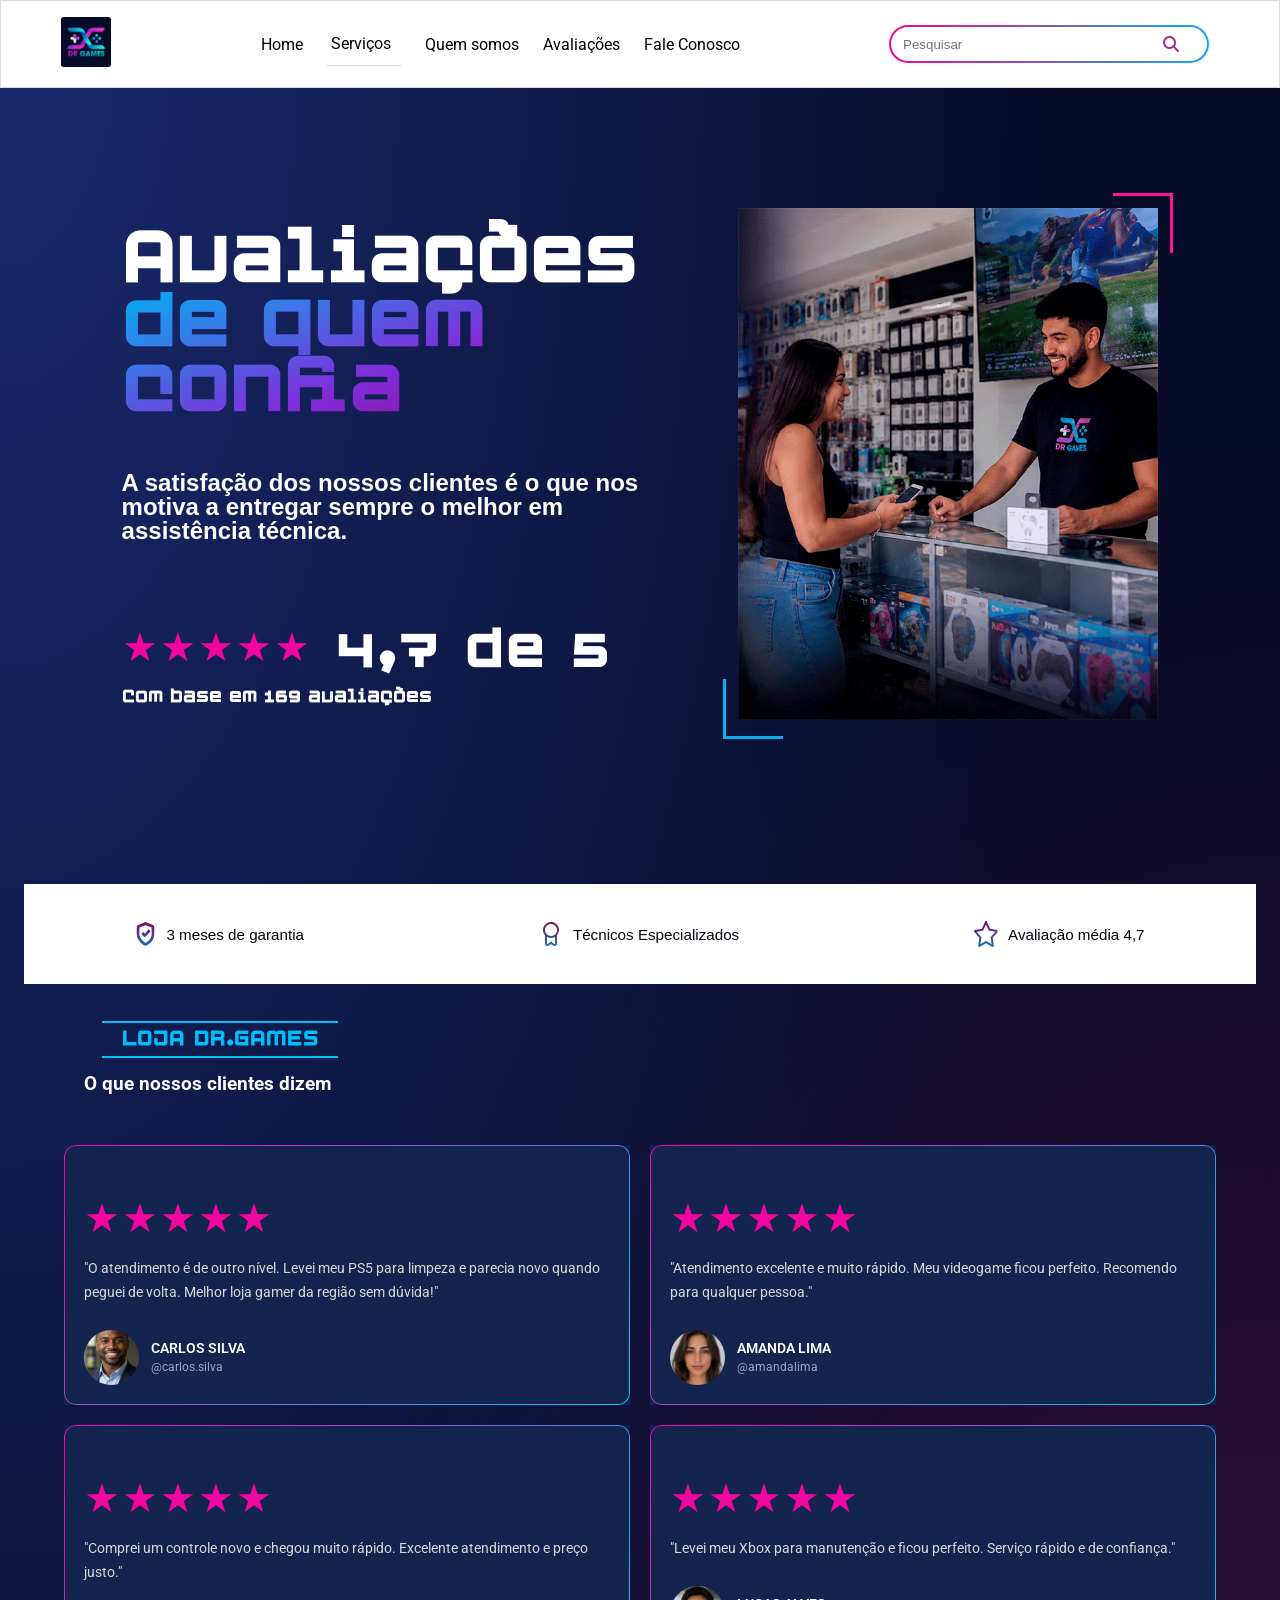
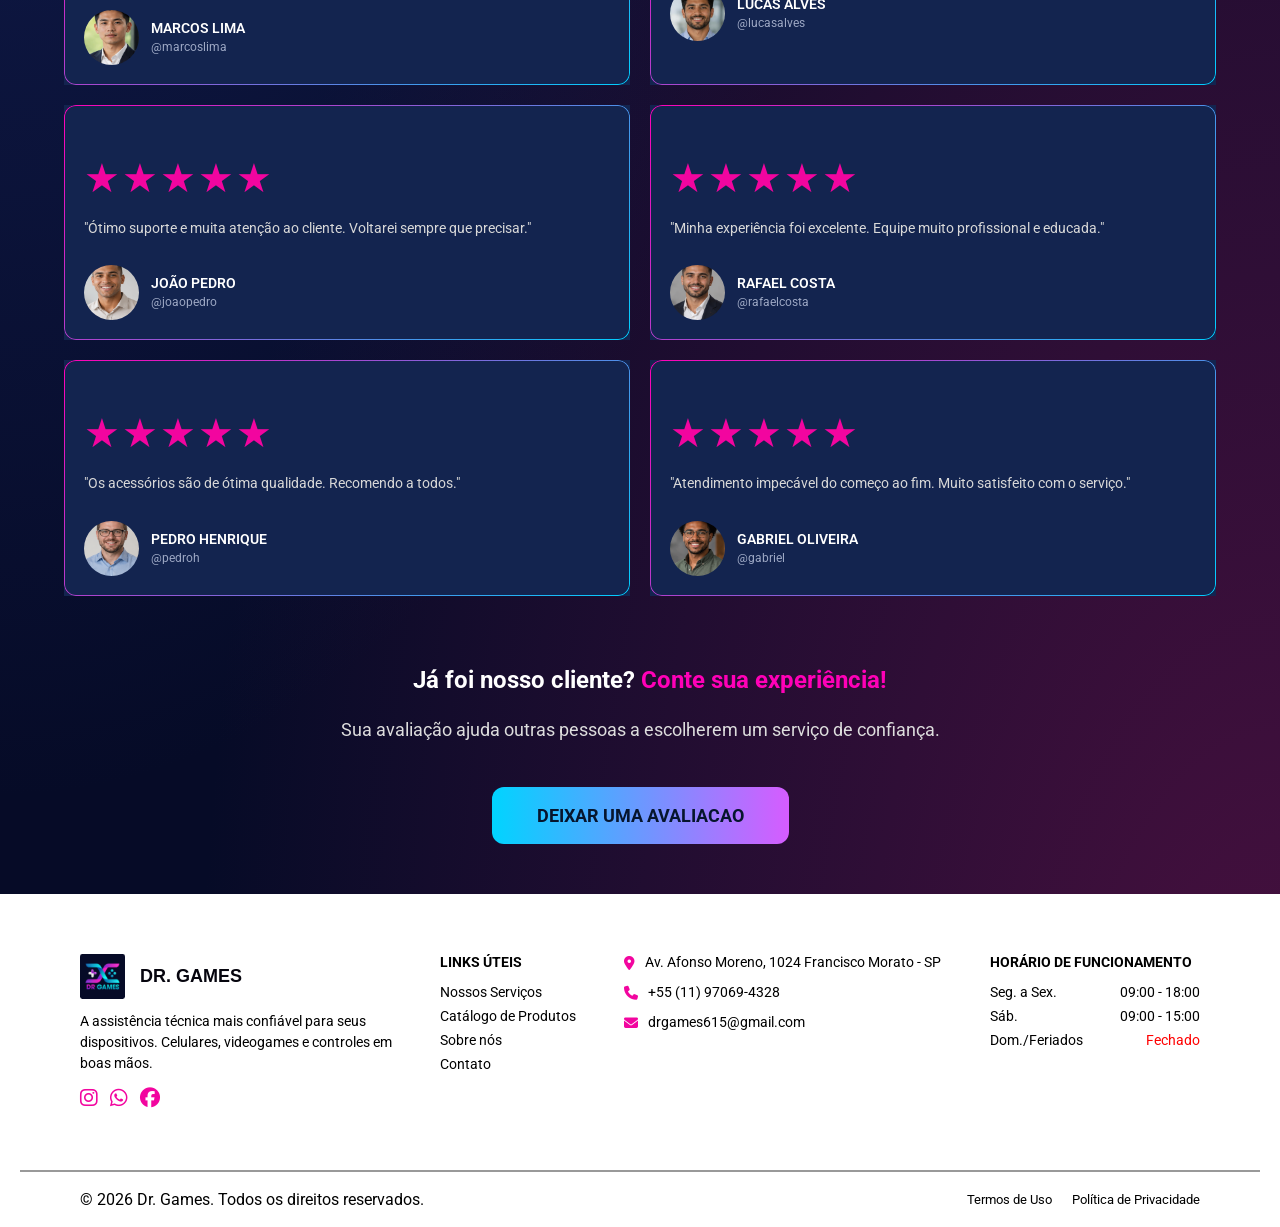
<file: avaliacoes.html>
<!DOCTYPE html>
<html lang="pt-br">

<head>
    <meta charset="UTF-8">
    <meta name="viewport" content="width=device-width, initial-scale=1.0">
    <title>Dr. Games</title>
    <!-- Ícones Font Awesome -->
    <link rel="icon" href="assets/Logo-Dr.Games.svg" sizes="64x64">
    <link rel="stylesheet" href="css/style.css">
    <link rel="preconnect" href="https://fonts.googleapis.com">
    <link rel="preconnect" href="https://fonts.gstatic.com" crossorigin>
    <link href="https://fonts.googleapis.com/css2?family=Roboto:ital,wght@0,100..900;1,100..900&display=swap"
    rel="stylesheet">
    <link rel="stylesheet" href="https://cdnjs.cloudflare.com/ajax/libs/font-awesome/6.5.2/css/all.min.css">
    
</head>

<body>


    <header>

        <div class="logoHeader">
            <img src="assets/Logo-Dr.Games.svg" alt="Logo">
        </div>

        <div class="hamburger" id="hamburgerBtn" aria-label="Abrir menu" aria-expanded="false" aria-controls="navLinks">
            <span></span>
            <span></span>
            <span></span>
        </div>

        <nav>
            <div class="navLinks" id="navLinks">

                <a href="index.html" class="link">Home</a>

                <details>
                    <summary>Serviços<i class="fa-solid fa-chevrom-down"></i></summary>

                    <div class="dropdown">
                        <a href="manutencao.html" class="link">Manutenção</a><br>
                        <a href="orcamento.html" class="link">Orçamento</a><br>
                        <a href="compra.html" class="link">Compra</a>
                    </div>
                </details>

                <a href="quemSomos.html" class="link">Quem somos</a>
                <a href="avaliacoes.html" class="link">Avaliações</a>
                <a href="contato.html" class="link">Fale Conosco</a>

            </div>
        </nav>

        <form class="search" id="searchForm" action="busca.html" method="GET">
            <input type="text" name="q" id="searchInput" placeholder="Pesquisar">
            <div type="submit" class="search-btn" aria-label="Pesquisar">
                <i class="fa-solid fa-magnifying-glass"></i>
            </div>
        </form>

    </header>

    <main>
        <!-- Conteúdo das páginas continua aqui -->
        <section class="heroAvaliacoes">

       
            <div class="TextoAvaliacao_Raysan">
                <span class="Principal">Avaliações</span>
                <span class="PrincipalGradiente">de quem confia</span>


                <div class="subtitulo_avaliacoes"><span>A satisfação dos nossos clientes é o que nos 
                motiva a entregar sempre o melhor em assistência técnica.</span></div>
            
       


            
                <div class="estrelas_avaliacoes">
                    ★★★★★ 
                    <strong style="color: white;"> 4,7 de 5</strong>
                </div>
                <small>Com base em 169 avaliações</small>
            </div>

            <div class="imagemAvaliacoes">

                 
                <img class="fotoPrincipal" src="assets/avaliacoes.gif" alt="Totem iluminado Dr. Games com logos do PS5, Xbox e Nintendo">
                <span class="canto_index canto-top_index"></span>
                <span class="canto_index canto-bottom_index"></span>
            </div>  

        </section>


        <section class="heroAvaliacoes_semespaco"><ul class="faixaHero_index">
                <li class="itemFaixaHero_index">
                    <img src="assets/escudoBanner_index.svg" alt="">
                    <span class="textoBanner_index">3 meses de garantia</span>
                </li>
                <li class="itemFaixaHero_index">
                    <img src="assets/seloBanner_index.svg" alt="">
                    <span class="textoBanner_index">Técnicos Especializados</span>
                </li>
                <li class="itemFaixaHero_index">
                    <img src="assets/estrelaBanner_index.svg" alt="">
                    <span class="textoBanner_index">Avaliação média 4,7</span>
                </li>
 
            </ul></section>


       
     
            <section class="avaliacoes">
                
                <div class="tituloLoja_avaliacoes">
                    <span>LOJA DR.GAMES</span>
                </div>
               
               
               


            <h3>O que nossos clientes dizem</h3>
                 
                <div class="avaliacoes-grid">

                    <!-- Card 1 -->
                    <div class="avaliacao-card">
                        <div class="estrelas_avaliacoes">★★★★★</div>

                        <p>
                            "O atendimento é de outro nível. Levei meu PS5 para
                            limpeza e parecia novo quando peguei de volta.
                            Melhor loja gamer da região sem dúvida!"
                        </p>

                        <div class="cliente">
                            <div class="avatar">
                                <img src="assets/homem1Avaliacao.gif" alt="Homem">
                            </div>

                            <div class="info">
                                <h4>CARLOS SILVA</h4>
                                <span>@carlos.silva</span>
                            </div>
                        </div>
                    </div>

                    <!-- Card 2 -->
                    <div class="avaliacao-card">
                        <div class="estrelas_avaliacoes">★★★★★</div>

                        <p>
                            "Atendimento excelente e muito rápido.
                            Meu videogame ficou perfeito.
                            Recomendo para qualquer pessoa."
                        </p>

                        <div class="cliente">
                            <div class="avatar">
                                <img src="assets/mulher1Avaliacao.gif" alt="Mulher">


                            </div>

                            <div class="info">
                                <h4>AMANDA LIMA</h4>
                                <span>@amandalima</span>
                            </div>
                        </div>
                    </div>

                    <!-- Card 3 -->
                    <div class="avaliacao-card">
                        <div class="estrelas_avaliacoes">★★★★★</div>

                        <p>
                            "Comprei um controle novo e chegou muito rápido.
                            Excelente atendimento e preço justo."
                        </p>

                        <div class="cliente">
                            <div class="avatar">
                                <img src="assets/homem3Avaliacao.gif" alt="Homem">
                            </div>

                            <div class="info">
                                <h4>MARCOS LIMA</h4>
                                <span>@marcoslima</span>
                            </div>
                        </div>
                    </div>

                    <!-- Card 4 -->
                    <div class="avaliacao-card">
                        <div class="estrelas_avaliacoes">★★★★★</div>

                        <p>
                            "Levei meu Xbox para manutenção e ficou perfeito.
                            Serviço rápido e de confiança."
                        </p>

                        <div class="cliente">
                            <div class="avatar">
                                <img src="assets/homem4Avaliacao.JPG" alt="Homem">
                            </div>

                            <div class="info">
                                <h4>LUCAS ALVES</h4>
                                <span>@lucasalves</span>
                            </div>
                        </div>
                    </div>

                    <!-- Card 5 -->
                    <div class="avaliacao-card">
                        <div class="estrelas_avaliacoes">★★★★★</div>

                        <p>
                            "Ótimo suporte e muita atenção ao cliente.
                            Voltarei sempre que precisar."
                        </p>

                        <div class="cliente">
                            <div class="avatar">
                                <img src="assets/homem8Avaliacao.gif" alt="Homem">
                            </div>

                            <div class="info">
                                <h4>JOÃO PEDRO</h4>
                                <span>@joaopedro</span>
                            </div>
                        </div>
                    </div>

                    <!-- Card 6 -->
                    <div class="avaliacao-card">
                        <div class="estrelas_avaliacoes">★★★★★</div>

                        <p>
                            "Minha experiência foi excelente.
                            Equipe muito profissional e educada."
                        </p>

                        <div class="cliente">
                            <div class="avatar">
                                <img src="assets/homem7Avaliacao.gif" alt="Homem">
                            </div>

                            <div class="info">
                                <h4>RAFAEL COSTA</h4>
                                <span>@rafaelcosta</span>
                            </div>
                        </div>
                    </div>

                    <!-- Card 7 -->
                    <div class="avaliacao-card">
                        <div class="estrelas_avaliacoes">★★★★★</div>

                        <p>
                            "Os acessórios são de ótima qualidade.
                            Recomendo a todos."
                        </p>

                        <div class="cliente">
                            <div class="avatar">
                                <img src="assets/homem6Avaliacao.gif" alt="Homem">
                            </div>

                            <div class="info">
                                <h4>PEDRO HENRIQUE</h4>
                                <span>@pedroh</span>
                            </div>
                        </div>
                    </div>

                    <!-- Card 8 -->
                    <div class="avaliacao-card">
                        <div class="estrelas_avaliacoes">★★★★★</div>

                        <p>
                            "Atendimento impecável do começo ao fim.
                            Muito satisfeito com o serviço."
                        </p>

                        <div class="cliente">
                            <div class="avatar">
                                <img src="assets/homem5Avaliacao.gif" alt="Homem">
                            </div>

                            <div class="info">
                                <h4>GABRIEL OLIVEIRA</h4>
                                <span>@gabriel</span>
                            </div>
                        </div>
                    </div>

                </div>

                <!-- Rodapé -->

                <div class="avaliacoes-footer">

                    <h3>
                        Já foi nosso cliente?
                        <span>Conte sua experiência!</span>
                    </h3>

                    <p>
                        Sua avaliação ajuda outras pessoas a escolherem
                        um serviço de confiança.
                    </p>

                    <a href="#" class="btn-avaliacao">
                        DEIXAR UMA AVALIACAO
                    </a>

                </div>

            </section>

    </main>

    <footer>
        <div class="footerTodo">
            <div class="logoFooter">
                <div class="logoTitulo">
                    <img src="assets/Logo-Dr.Games.svg" alt="Logo">
                    <h3>DR. GAMES</h3>
                </div>
                <p>A assistência técnica mais confiável
                    para seus dispositivos. Celulares, videogames
                    e controles em boas mãos.</p>
                <div class="redesSociais">
                    <a href="#"><i class="fa-brands fa-instagram"></i></a>
                    <a href="#"><i class="fa-brands fa-whatsapp"></i></a>
                    <a href="#"><i class="fa-brands fa-facebook"></i></a>
                </div>
            </div>

            <div class="footerLinks">
                <h5>LINKS ÚTEIS</h5>
                <a href="manutencao.html" class="link">Nossos Serviços</a>
                <a href="compra.html" class="link">Catálogo de Produtos</a>
                <a href="quemSomos.html" class="link">Sobre nós</a>
                <a href="contato.html" class="link">Contato</a>
            </div>

            <div class="footerContato">
                <div class="footerEndereco">
                    <i class="fa-solid fa-location-dot"></i>
                    <p>Av. Afonso Moreno, 1024 Francisco Morato - SP</p>
                </div>
                <div class="footerTelefone">
                    <i class="fa-solid fa-phone"></i>
                    <p>+55 (11) 97069-4328</p>
                </div>
                <div class="footerEmail">
                    <i class="fa-solid fa-envelope"></i>
                    <p>drgames615@gmail.com</p>
                </div>
            </div>

            <div class="footerHorario">
                <h5>HORÁRIO DE FUNCIONAMENTO</h5>
                <div class="horarioItem">
                    <span>Seg. a Sex.</span>
                    <span>09:00 - 18:00</span>
                </div>
                <div class="horarioItem">
                    <span>Sáb.</span>
                    <span>09:00 - 15:00</span>
                </div>
                <div class="horarioItem">
                    <span>Dom./Feriados</span>
                    <span class="fechado">Fechado</span>
                </div>
            </div>
        </div>
        <div class="footerCopyright">
            <p>© 2026 Dr. Games. Todos os direitos reservados.</p>
            <div>
                <a href="#" class="link">Termos de Uso</a>
                <a href="#" class="link">Política de Privacidade</a>
            </div>
        </div>

    </footer>

    <script src="js/header.js"></script>

</body>

</html>
</file>
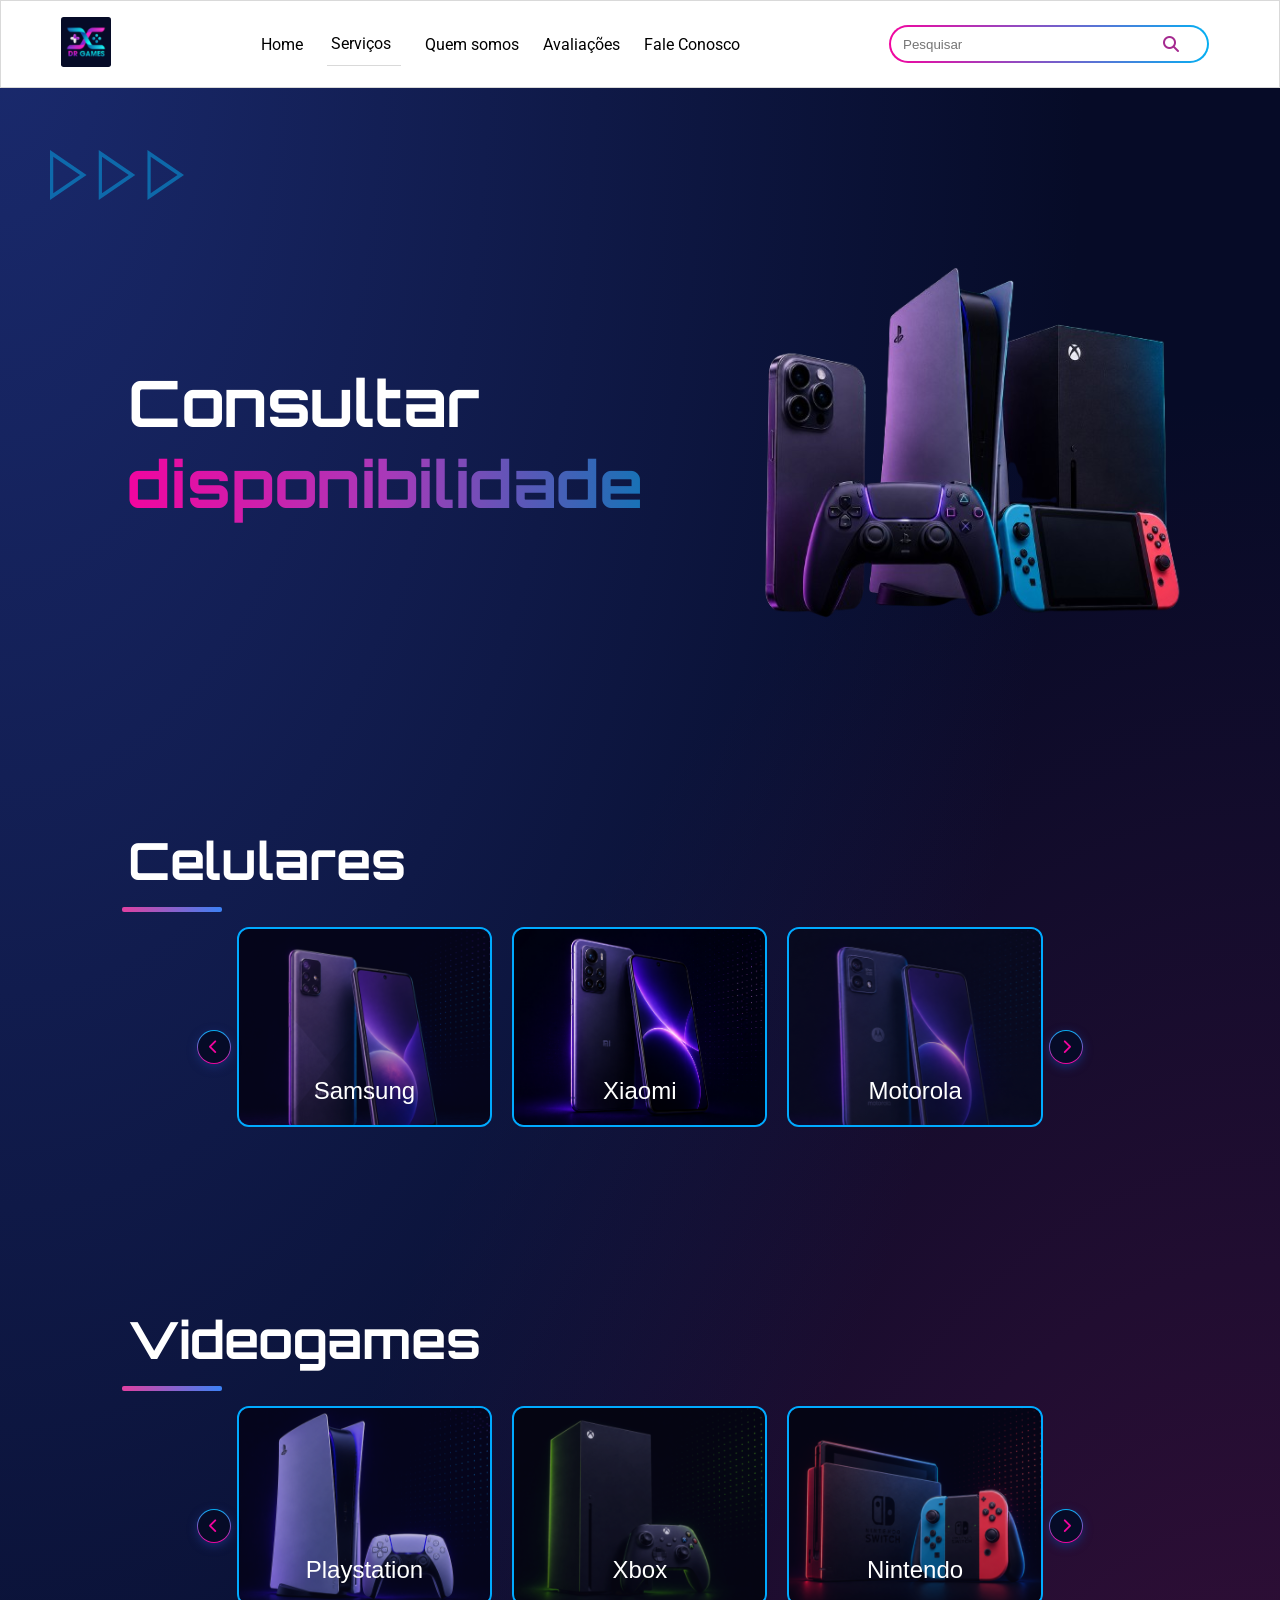
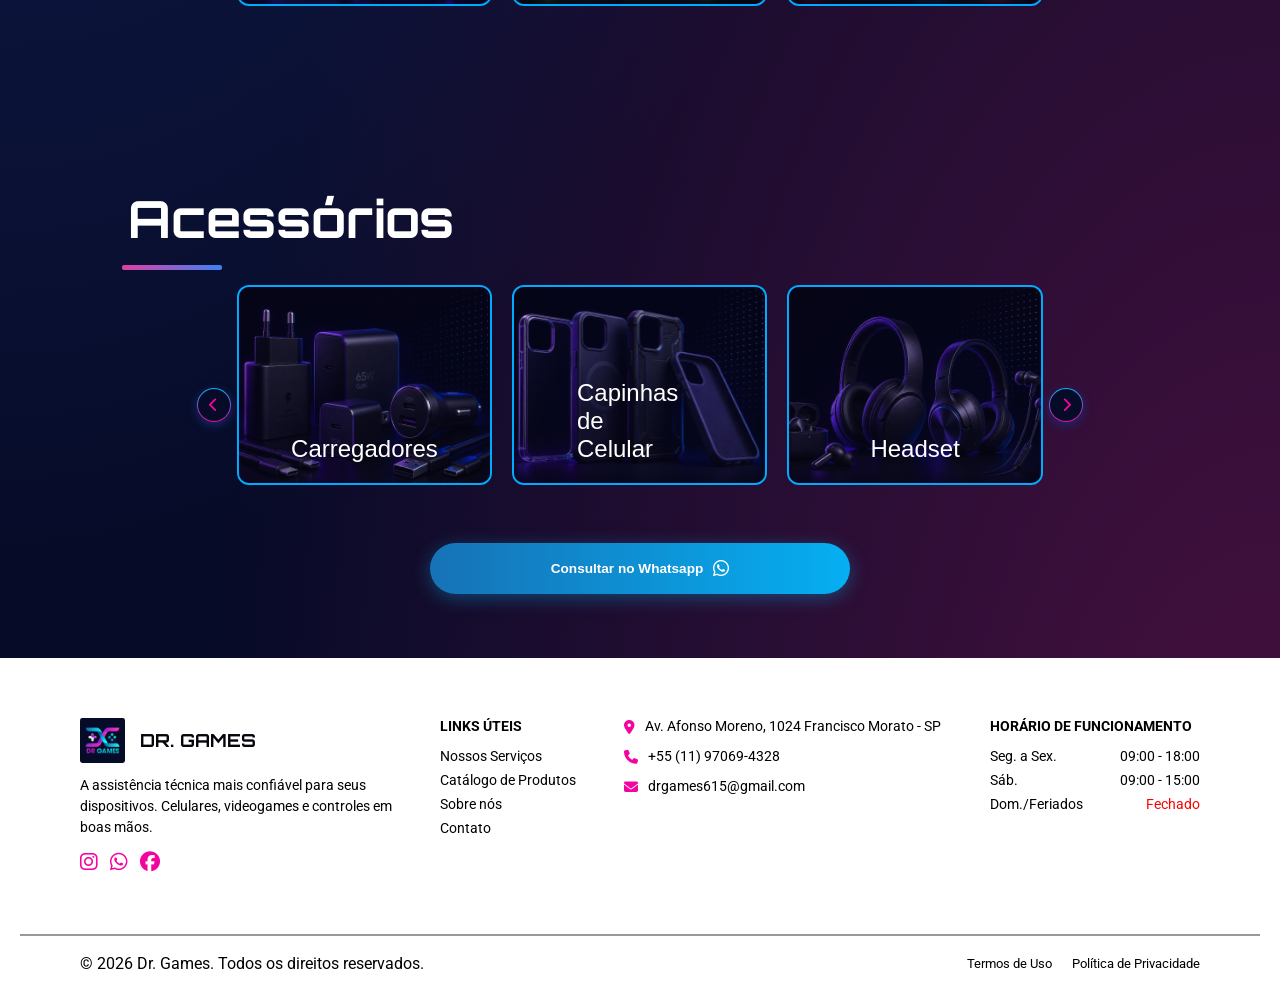
<file: compra.html>
<!DOCTYPE html>
<html lang="pt-br">

<head>
    <meta charset="UTF-8">
    <meta name="viewport" content="width=device-width, initial-scale=1.0">
    <title>Dr. Games</title>
    <!-- Ícones Font Awesome -->
     <link rel="icon" href="assets/Logo-Dr.Games.svg">
    <link rel="stylesheet" href="https://cdnjs.cloudflare.com/ajax/libs/font-awesome/6.5.1/css/all.min.css">
    <link rel="stylesheet" href="css/style.css">
    <link rel="preconnect" href="https://fonts.googleapis.com">
    <link rel="preconnect" href="https://fonts.gstatic.com" crossorigin>
    <link href="https://fonts.googleapis.com/css2?family=Roboto:ital,wght@0,100..900;1,100..900&display=swap"
        rel="stylesheet">
    <link href="https://fonts.googleapis.com/css2?family=Orbitron:wght@400..900&display=swap" rel="stylesheet">
    <link rel="stylesheet" href="https://cdn.jsdelivr.net/npm/swiper@11/swiper-bundle.min.css">
</head>

<body>

    <header>

        <div class="logoHeader">
            <img src="assets/Logo-Dr.Games.svg" alt="Logo">
        </div>

        <div class="hamburger" id="hamburgerBtn" aria-label="Abrir menu" aria-expanded="false"
            aria-controls="navLinks">
            <span></span>
            <span></span>
            <span></span>
        </div>

        <nav>
            <div class="navLinks" id="navLinks">

                <a href="index.html" class="link">Home</a>

                <details>
                    <summary>Serviços<i class="fa-solid fa-chevrom-down"></i></summary>

                    <div class="dropdown">
                        <a href="manutencao.html" class="link">Manutenção</a><br>
                        <a href="orcamento.html" class="link">Orçamento</a><br>
                        <a href="compra.html" class="link">Compra</a>
                    </div>
                </details>

                <a href="quemSomos.html" class="link">Quem somos</a>
                <a href="avaliacoes.html" class="link">Avaliações</a>
                <a href="contato.html" class="link">Fale Conosco</a>

            </div>
        </nav>

        <form class="search" id="searchForm" action="busca.html" method="GET">
            <input type="text" name="q" id="searchInput" placeholder="Pesquisar">
            <div type="submit" class="search-btn" aria-label="Pesquisar">
                <i class="fa-solid fa-magnifying-glass"></i>
            </div>
        </form>

    </header>

    <main>
        
        <div class="Enfeite">
            <img src="assets/EnfeiteCompras.svg" alt="Setas de Enfeite">
        </div>
    <div class="Banner">
        <div class="BannerTexto"><span>Consultar</span><span class="GradienteBanner">disponibilidade</span></div>
        <img src="assets/banner_Compras.svg" alt="Imagem Banner">
    </div>

            <!-----------------------CARROSEL CELULARES--------------------->
    <div class="BannerTexto-carrosel"><span>Celulares</span></div>
    <div class="LinhaGradiente"></div>

     <div class="carrossel-container">

    <button class="btn-prev">
        <i class="fa-solid fa-chevron-left"></i>
    </button>

    <div class="swiper mySwiper">

        <div class="swiper-wrapper">

            <div class="swiper-slide">
                <img src="assets/Cell-Samsung.svg" alt="Celular Samsung">
                <span>Samsung</span>
            </div>

            <div class="swiper-slide">
                <img src="assets/Xiaomi_Compras.png" alt="Celular Xiaomi">
                <span>Xiaomi
            </div>

            <div class="swiper-slide">
                <img src="assets/Cell-Motorola.svg" alt="Celular Motorola">
                <span>Motorola</span>
            </div>

            <div class="swiper-slide">
                <img src="assets/Cell-Iphone.svg" alt="Celular Iphone">
                <span>Iphone</span>
            </div>

        </div>

    </div>

    <button class="btn-next">
        <i class="fa-solid fa-chevron-right"></i>
    </button>

</div>

<!-----------------------CARROSEL VIDEOGAMES----------------------->

<div class="BannerTexto-carrosel"><span>Videogames</span></div>
    <div class="LinhaGradiente"></div>

     <div class="carrossel-container">

    <button class="btn-prev">
        <i class="fa-solid fa-chevron-left"></i>
    </button>

    <div class="swiper mySwiper">

        <div class="swiper-wrapper">

            <div class="swiper-slide">
                <img src="assets/Consoles_Playstation.svg" alt="">
                <span>Playstation</span>
            </div>

            <div class="swiper-slide">
                <img src="assets/Consoles_Xbox.svg" alt="">
                <span>Xbox</span>
            </div>

            <div class="swiper-slide">
                <img src="assets/Consoles_nintendo.svg" alt="">
                <span>Nintendo</span>
            </div>

            <div class="swiper-slide">
                <img src="assets/Pc_gamer_Compras.png" alt="Computador Gamer">
                <span>Computador</span>
            </div>

        </div>

    </div>

    <button class="btn-next">
        <i class="fa-solid fa-chevron-right"></i>
    </button>

</div>


<!-----------------------CARROSEL ACESSÓRIOS----------------------->

<div class="BannerTexto-carrosel"><span>Acessórios</span></div>
    <div class="LinhaGradiente"></div>

     <div class="carrossel-container">

    <button class="btn-prev">
        <i class="fa-solid fa-chevron-left"></i>
    </button>

    <div class="swiper mySwiper">

        <div class="swiper-wrapper">

            <div class="swiper-slide">
                <img src="assets/Acessorios_carregadores.svg" alt="Carregador de Celular">
                <span>Carregadores</span>
            </div>

            <div class="swiper-slide">
                <img src="assets/Acessorios_capinhas.svg" alt="Capinhas de Celular">
                <span>Capinhas de <br>Celular</span>
            </div>

            <div class="swiper-slide">
                <img src="assets/Acessorios_Fones.svg" alt="Fones de ouvido">
                <span>Headset</span>
            </div>

            <div class="swiper-slide">
                <img src="assets/smartwatch_compra.png" alt="SmartWatch">
                <span>SmartWatch</span>
            </div>

        </div>

    </div>

    <button class="btn-next">
        <i class="fa-solid fa-chevron-right"></i>
    </button>

</div>
      
<section class="sessaoWhatsapp_index" aria-label="Fale conosco pelo Whatsapp">

            <a href="https://wa.me/5511970694328" target="_blank" rel="noopener noreferrer" class="botaoWhatsapp_index">
                Consultar no Whatsapp
                <i class="fa-brands fa-whatsapp"></i>
            </a>
        </section>

    </main>

    <footer>
        <div class="footerTodo">
            <div class="logoFooter">
                <div class="logoTitulo">
                    <img src="assets/Logo-Dr.Games.svg" alt="Logo">
                    <h3>DR. GAMES</h3>
                </div>
                <p>A assistência técnica mais confiável
                    para seus dispositivos. Celulares, videogames
                    e controles em boas mãos.</p>
                <div class="redesSociais">
                    <a href="#"><i class="fa-brands fa-instagram"></i></a>
                    <a href="#"><i class="fa-brands fa-whatsapp"></i></a>
                    <a href="#"><i class="fa-brands fa-facebook"></i></a>
                </div>
            </div>

            <div class="footerLinks">
                <h5>LINKS ÚTEIS</h5>
                <a href="manutencao.html" class="link">Nossos Serviços</a>
                <a href="compra.html" class="link">Catálogo de Produtos</a>
                <a href="quemSomos.html" class="link">Sobre nós</a>
                <a href="contato.html" class="link">Contato</a>
            </div>

            <div class="footerContato">
                <div class="footerEndereco">
                    <i class="fa-solid fa-location-dot"></i>
                    <p>Av. Afonso Moreno, 1024 Francisco Morato - SP</p>
                </div>
                <div class="footerTelefone">
                    <i class="fa-solid fa-phone"></i>
                    <p>+55 (11) 97069-4328</p>
                </div>
                <div class="footerEmail">
                    <i class="fa-solid fa-envelope"></i>
                    <p>drgames615@gmail.com</p>
                </div>
            </div>

            <div class="footerHorario">
                <h5>HORÁRIO DE FUNCIONAMENTO</h5>
                <div class="horarioItem">
                    <span>Seg. a Sex.</span>
                    <span>09:00 - 18:00</span>
                </div>
                <div class="horarioItem">
                    <span>Sáb.</span>
                    <span>09:00 - 15:00</span>
                </div>
                <div class="horarioItem">
                    <span>Dom./Feriados</span>
                    <span class="fechado">Fechado</span>
                </div>
            </div>
        </div>
        <div class="footerCopyright">
            <p>© 2026 Dr. Games. Todos os direitos reservados.</p>
            <div>
                <a href="#" class="link">Termos de Uso</a>
                <a href="#" class="link">Política de Privacidade</a>
            </div>
        </div>

    </footer>

    <script src="js/header.js"></script>
    <script src="https://cdn.jsdelivr.net/npm/swiper@11/swiper-bundle.min.js"></script>
    <script src="js/script.js"></script>

</body>

</html>
</file>
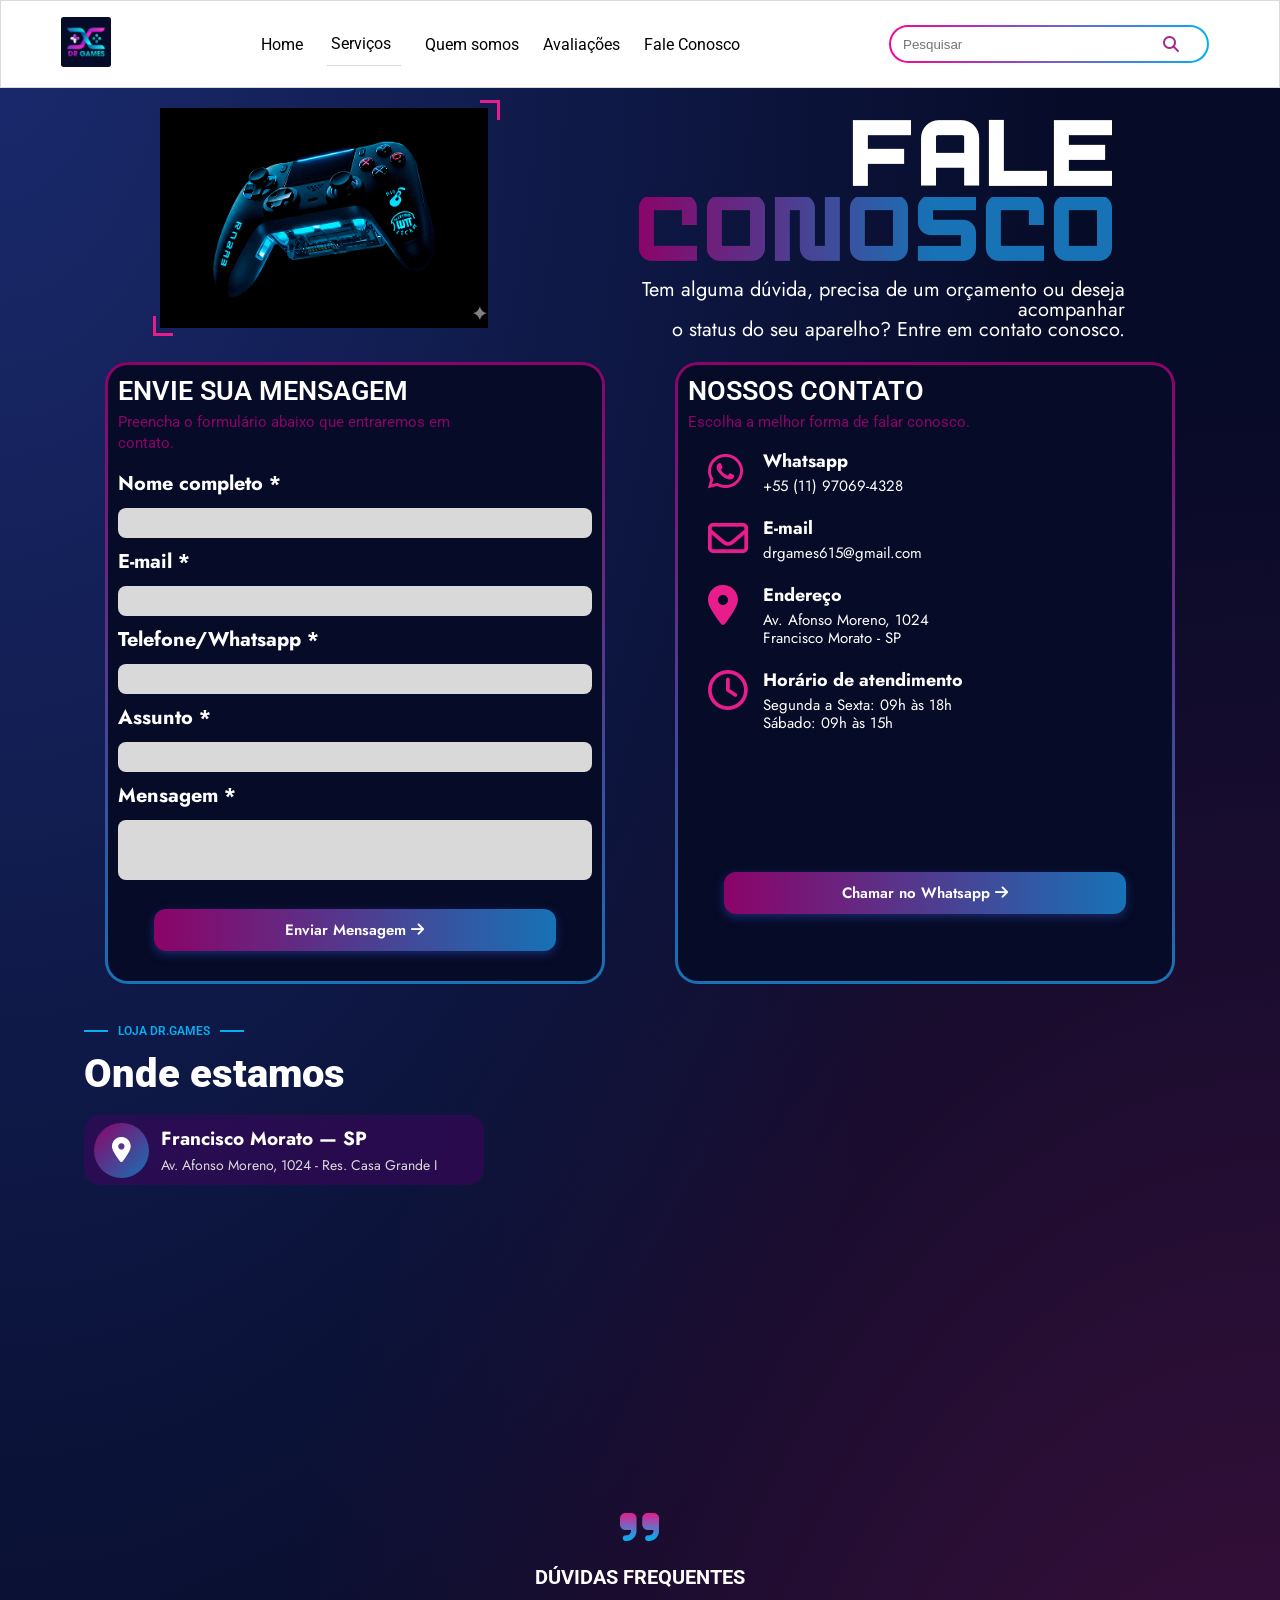
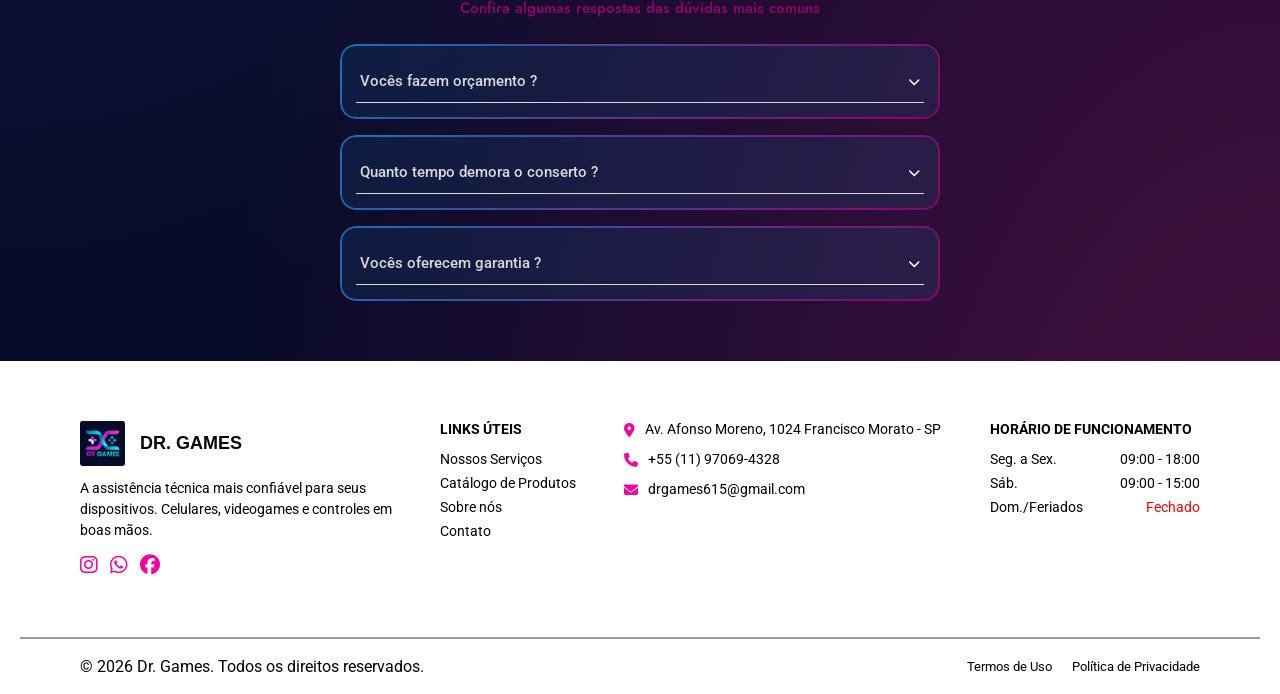
<file: contato.html>
<!DOCTYPE html>
<html lang="pt-br">

<head>
    <meta charset="UTF-8">
    <meta name="viewport" content="width=device-width, initial-scale=1.0">
    <title>Dr. Games</title>
    <!-- Ícones Font Awesome -->
    <link rel="stylesheet" href="https://cdnjs.cloudflare.com/ajax/libs/font-awesome/6.5.1/css/all.min.css">
    <link rel="preconnect" href="https://fonts.googleapis.com">
    <link rel="preconnect" href="https://fonts.gstatic.com" crossorigin>
    <link href="https://fonts.googleapis.com/css2?family=Jost:ital,wght@0,100..900;1,100..900&display=swap"
        rel="stylesheet">
    <link rel="stylesheet" href="css/style.css">
    <link rel="preconnect" href="https://fonts.googleapis.com">
    <link rel="preconnect" href="https://fonts.gstatic.com" crossorigin>
    <link href="https://fonts.googleapis.com/css2?family=Roboto:ital,wght@0,100..900;1,100..900&display=swap"
        rel="stylesheet">
</head>

<body>

    <header>

        <div class="logoHeader">
            <img src="assets/Logo-Dr.Games.svg" alt="Logo">
        </div>

        <div class="hamburger" id="hamburgerBtn" aria-label="Abrir menu" aria-expanded="false" aria-controls="navLinks">
            <span></span>
            <span></span>
            <span></span>
        </div>

        <nav>
            <div class="navLinks" id="navLinks">

                <a href="index.html" class="link">Home</a>

                <details>
                    <summary>Serviços<i class="fa-solid fa-chevrom-down"></i></summary>

                    <div class="dropdown">
                        <a href="manutencao.html" class="link">Manutenção</a><br>
                        <a href="orcamento.html" class="link">Orçamento</a><br>
                        <a href="compra.html" class="link">Compra</a>
                    </div>
                </details>

                <a href="quemSomos.html" class="link">Quem somos</a>
                <a href="avaliacoes.html" class="link">Avaliações</a>
                <a href="contato.html" class="link">Fale Conosco</a>

            </div>
        </nav>

        <form class="search" id="searchForm" action="busca.html" method="GET">
            <input type="text" name="q" id="searchInput" placeholder="Pesquisar">
            <div type="submit" class="search-btn" aria-label="Pesquisar">
                <i class="fa-solid fa-magnifying-glass"></i>
            </div>

    </header>

    <!-----------------------------------COMEÇO DA PAGINA--------------------------------------->
    <main>
        <section class="hero-faleConosco">
            <div class="heroImagem-faleConosco">
                <img src="assets/controleHome.gif" alt="Controle de Videogame">
                <span class="cantoFaleConosco cantoTopoImgFaleConosco"></span>
                <span class="cantoFaleConosco cantoBaixoImgFaleConosco"></span>
            </div>

            <div class="heroTexto-faleConosco">
                <h1>FALE <span>CONOSCO</span></h1>
                <p>
                    Tem alguma dúvida, precisa de um orçamento ou deseja acompanhar<br>o status do seu aparelho? Entre
                    em contato conosco.
                </p>

            </div>
        </section>
        <section class="blocosContato-faleConosco">
            <div class="formsFaleConosco">
                <h3>Envie sua mensagem</h3>
                <p>Preencha o formulário abaixo que entraremos em <br> contato.</p>

                <form class="formsEnvieMensagem" action="#" method="post">
                    <div class="campo-faleConosco">
                        <label for="nome">Nome completo *</label>
                        <input type="text" name="nome" id="nome-formsContato" required>
                    </div>

                    <div class="campo-faleConosco">
                        <label for="email">E-mail *</label>
                        <input type="email" id="email-formsContato" name="email" required>
                    </div>

                    <div class="telefoneEAssunto">
                        <div class="campo-faleConosco">
                            <label for="telefone">Telefone/Whatsapp *</label>
                            <input type="tel" id="telefone-formsContato" name="telefone" required>
                        </div>

                        <div class="campo-faleConosco">
                            <label for="assunto">Assunto *</label>
                            <input type="text" id="assunto-formsContato" name="assunto" required>
                        </div>
                    </div>

                    <div class="campo-faleConosco">
                        <label for="mensagem">Mensagem *</label>
                        <textarea name="mensagem" id="mensagem-formsContato" rows="4" required></textarea>
                    </div>

                    <button class="btnFormFaleConosco" type="submit">
                        Enviar Mensagem
                        <i class="fa-solid fa-arrow-right"></i>
                    </button>
                </form>
            </div>
            <div class="cartaoContatoFaleConosco">
                <h3>Nossos Contato</h3>
                <p>Escolha a melhor forma de falar conosco.</p>

                <ul class="listaContato">
                    <li class="itemContato">
                        <i class="fa-brands fa-whatsapp"></i>

                        <div>
                            <h4>Whatsapp</h4>
                            <p>+55 (11) 97069-4328</p>
                        </div>
                    </li>

                    <li class="itemContato">
                        <i class="fa-regular fa-envelope"></i>

                        <div>
                            <h4>E-mail</h4>
                            <p>drgames615@gmail.com</p>
                        </div>
                    </li>

                    <li class="itemContato">
                        <i class="fa-solid fa-location-dot"></i>

                        <div>
                            <h4>Endereço</h4>
                            <p>Av. Afonso Moreno, 1024 <br>
                                Francisco Morato - SP
                            </p>
                        </div>
                    </li>

                    <li class="itemContato">
                        <i class="fa-regular fa-clock"></i>

                        <div>
                            <h4>Horário de atendimento</h4>
                            <p>
                                Segunda a Sexta: 09h às 18h <br>
                                Sábado: 09h às 15h
                            </p>
                        </div>
                    </li>

                </ul>

                <button class="btnWhatsapp-faleConosco">
                    Chamar no Whatsapp
                    <i class="fa-solid fa-arrow-right"></i>
                </button>
            </div>

        </section>

        <section class="ondeEstamosFaleConosco">
            <div class="tagLojaFaleConosco">
                <hr>
                <span>LOJA DR.GAMES</span>
                <hr>
            </div>

            <h2>Onde estamos</h2>

            <div class="localFaleConosco">
                <div class="iconeLocal-ondeEstamos">
                    <i class="fa-solid fa-location-dot"></i>
                </div>

                <div>
                    <h4>Francisco Morato — SP</h4>
                    <p>Av. Afonso Moreno, 1024 - Res. Casa Grande I</p>
                </div>
            </div>

            <div class="mapaFaleConosco">
                <iframe
                    src="https://www.google.com/maps/embed?pb=!1m18!1m12!1m3!1d3664.5692476762724!2d-46.748984624678016!3d-23.295096478983705!2m3!1f0!2f0!3f0!3m2!1i1024!2i768!4f13.1!3m3!1m2!1s0x94cee6cc96e77665%3A0x8806208fbbe588a6!2sDr.%20Games%20Assist%C3%AAncia%20T%C3%A9cnica!5e0!3m2!1spt-BR!2sbr!4v1782934112200!5m2!1spt-BR!2sbr"
                    width="400" height="300" style="border:0;" allowfullscreen="" loading="lazy"
                    referrerpolicy="strict-origin-when-cross-origin">
                </iframe>
            </div>
        </section>

        <section class="duvidasFrequentesFaleConosco">
            <i class="fa-solid fa-quote-right iconeAspas"></i>

            <h2>DÚVIDAS FREQUENTES</h2>
            <p>Confira algumas respostas das dúvidas mais comuns</p>

            <div class="listaAccordionFaleConosco">
                <details class="itemAccordion">
                    <summary>Vocês fazem orçamento ?</summary>
                    <p>Sim, realizamos orçamento gratuito para videogames e celulares. Entre em contato e solicite o
                        seu.</p>
                </details>

                <details class="itemAccordion">
                    <summary>Quanto tempo demora o conserto ?</summary>
                    <p>O prazo varia conforme o defeito e a disponibilidade das peças. Informamos o prazo após a análise
                        do aparelho.</p>
                </details>

                <details class="itemAccordion">
                    <summary>Vocês oferecem garantia ?</summary>
                    <p>Sim, todos os nossos serviços possuem garantia. O tempo de garantia varia conforme o serviço.</p>
                </details>
            </div>
        </section>


    </main>

    <footer>
        <div class="footerTodo">
            <div class="logoFooter">
                <div class="logoTitulo">
                    <img src="assets/Logo-Dr.Games.svg" alt="Logo">
                    <h3>DR. GAMES</h3>
                </div>
                <p>A assistência técnica mais confiável
                    para seus dispositivos. Celulares, videogames
                    e controles em boas mãos.</p>
                <div class="redesSociais">
                    <a href="#"><i class="fa-brands fa-instagram"></i></a>
                    <a href="#"><i class="fa-brands fa-whatsapp"></i></a>
                    <a href="#"><i class="fa-brands fa-facebook"></i></a>
                </div>
            </div>

            <div class="footerLinks">
                <h5>LINKS ÚTEIS</h5>
                <a href="manutencao.html" class="link">Nossos Serviços</a>
                <a href="compra.html" class="link">Catálogo de Produtos</a>
                <a href="quemSomos.html" class="link">Sobre nós</a>
                <a href="contato.html" class="link">Contato</a>
            </div>

            <div class="footerContato">
                <div class="footerEndereco">
                    <i class="fa-solid fa-location-dot"></i>
                    <p>Av. Afonso Moreno, 1024 Francisco Morato - SP</p>
                </div>
                <div class="footerTelefone">
                    <i class="fa-solid fa-phone"></i>
                    <p>+55 (11) 97069-4328</p>
                </div>
                <div class="footerEmail">
                    <i class="fa-solid fa-envelope"></i>
                    <p>drgames615@gmail.com</p>
                </div>
            </div>

            <div class="footerHorario">
                <h5>HORÁRIO DE FUNCIONAMENTO</h5>
                <div class="horarioItem">
                    <span>Seg. a Sex.</span>
                    <span>09:00 - 18:00</span>
                </div>
                <div class="horarioItem">
                    <span>Sáb.</span>
                    <span>09:00 - 15:00</span>
                </div>
                <div class="horarioItem">
                    <span>Dom./Feriados</span>
                    <span class="fechado">Fechado</span>
                </div>
            </div>
        </div>
        <div class="footerCopyright">
            <p>© 2026 Dr. Games. Todos os direitos reservados.</p>
            <div>
                <a href="#" class="link">Termos de Uso</a>
                <a href="#" class="link">Política de Privacidade</a>
            </div>
        </div>

    </footer>

    <script src="js/header.js"></script>

</body>

</html>
</file>
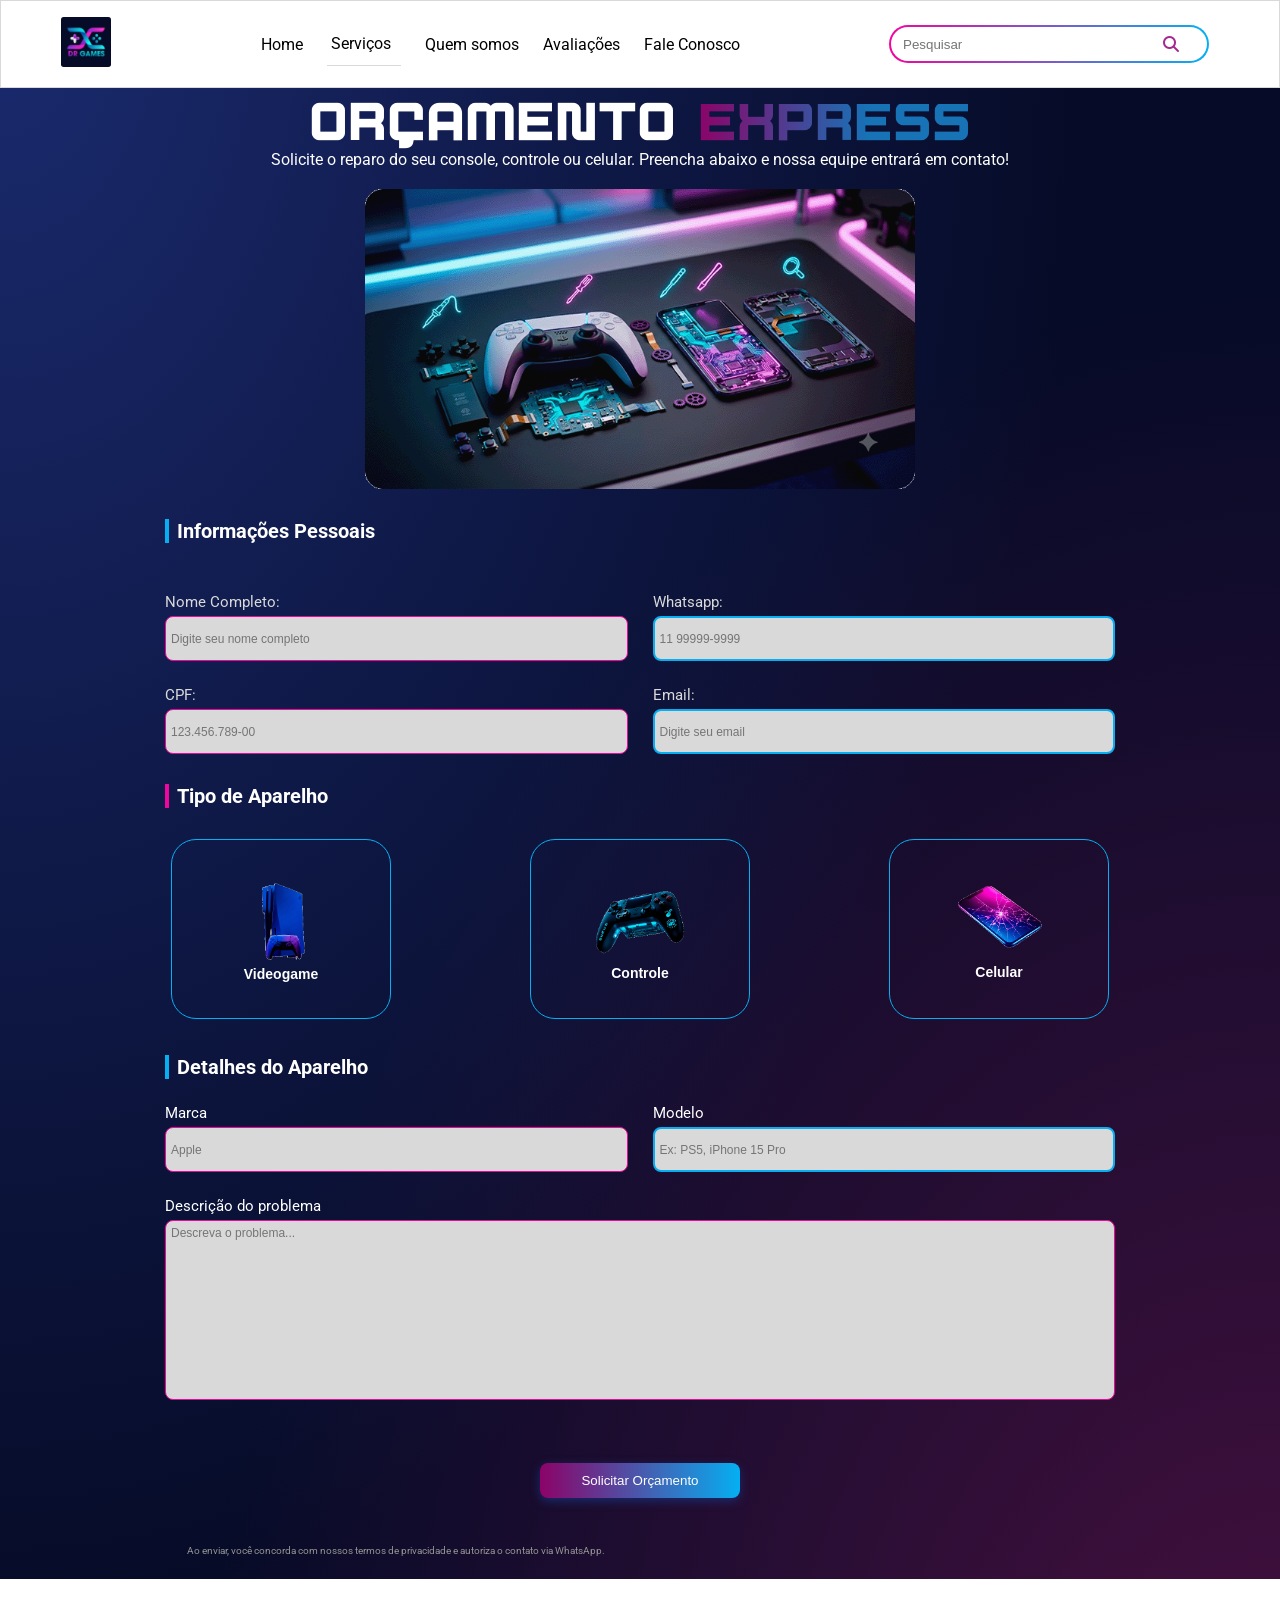
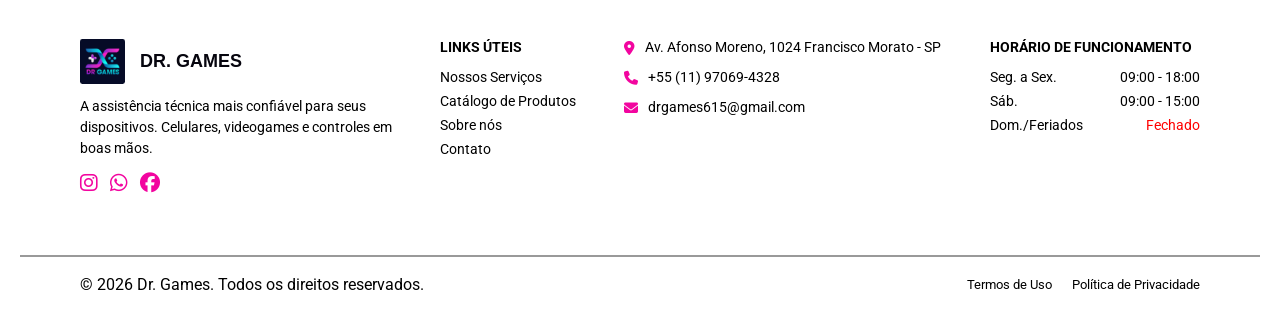
<file: orcamento.html>
<!DOCTYPE html>
<html lang="pt-br">

<head>
    <meta charset="UTF-8">
    <meta name="viewport" content="width=device-width, initial-scale=1.0">
    <title>Dr. Games</title>
    <!-- Ícones Font Awesome -->
    <link rel="stylesheet" href="https://cdnjs.cloudflare.com/ajax/libs/font-awesome/6.5.1/css/all.min.css">
    <link rel="stylesheet" href="css/style.css">
    <link rel="preconnect" href="https://fonts.googleapis.com">
    <link rel="preconnect" href="https://fonts.gstatic.com" crossorigin>
    <link href="https://fonts.googleapis.com/css2?family=Roboto:ital,wght@0,100..900;1,100..900&display=swap"
        rel="stylesheet">
</head>

<body>

    <header>

        <div class="logoHeader">
            <img src="assets/Logo-Dr.Games.svg" alt="Logo">
        </div>

        <div class="hamburger" id="hamburgerBtn" aria-label="Abrir menu" aria-expanded="false"
            aria-controls="navLinks">
            <span></span>
            <span></span>
            <span></span>
    </div>

        <nav>
            <div class="navLinks" id="navLinks">

                <a href="index.html" class="link">Home</a>

                <details>
                    <summary>Serviços<i class="fa-solid fa-chevrom-down"></i></summary>

                    <div class="dropdown">
                        <a href="manutencao.html" class="link">Manutenção</a><br>
                        <a href="orcamento.html" class="link">Orçamento</a><br>
                        <a href="compra.html" class="link">Compra</a>
                    </div>
                </details>

                <a href="quemSomos.html" class="link">Quem somos</a>
                <a href="avaliacoes.html" class="link">Avaliações</a>
                <a href="contato.html" class="link">Fale Conosco</a>

            </div>
        </nav>

        <form class="search" id="searchForm" action="busca.html" method="GET">
            <input type="text" name="q" id="searchInput" placeholder="Pesquisar">
            <div type="submit" class="search-btn" aria-label="Pesquisar">
                <i class="fa-solid fa-magnifying-glass"></i>
            </div>
        </form>

    </header>

    <!------------------------------BODY------------------------------------------------->
    <main>
 
        <div class="formulario-nav-orcamento">
            <h1>ORÇAMENTO <span class="espress">EXPRESS</span></h1>
            <p>Solicite o reparo do seu console, controle ou celular. Preencha abaixo e nossa equipe entrará em contato!
            </p>
            <img src="assets/orcamentoImagem.gif" alt="Imagem orçamento">
        </div>
 
        <!-- FORMULÁRIO -->
        <section class="formulario-orcamento">
 
            <form action="" method="post">
 
                <div class="form-informacoes-pessoais">
                    <h2>Informações Pessoais</h2>
 
                    <div class="input-nome">
                        <label for="nome">Nome Completo:</label>
                        <input id="nome" type="text" placeholder="Digite seu nome completo" required>
                    </div>
 
                    <div class="input-telefone">
                        <label for="telefone">Whatsapp:</label>
                        <input id="telefone" type="tel" placeholder="11 99999-9999" required>
                    </div>
 
                    <div class="input-cpf">
                        <label for="cpf">CPF:</label>
                        <input id="cpf" type="text" placeholder="123.456.789-00" required>
                    </div>
 
                    <div class="input-email">
                        <label for="email">Email:</label>
                        <input id="email" type="email" placeholder="Digite seu email" required>
                    </div>
                </div>
 
            </form>
 
        </section>
 
        <section class="tipo-aparelho-orcamento">
 
            <h2>Tipo de Aparelho</h2>
 
            <div class="cards">
 
                <div class="card">
                    <img src="assets/videogame_orcamento.gif" alt="Videogame">
                    <h3>Videogame</h3>
                </div>
 
                <div class="card">
                    <img src="assets/controle_orcamento.gif" alt="Controle">
                    <h3>Controle</h3>
                </div>
 
                <div class="card">
                    <img src="assets/celular_orcamento.gif" alt="Celular">
                    <h3>Celular</h3>
                </div>
 
            </div>
 
        </section>
 
        <section class="detalhes-aparelho-orcamento">
 
            <h2>Detalhes do Aparelho</h2>
 
            <div class="detalhes-form-orcamento">
 
                <div class="input-marca">
                    <label for="marca">Marca</label>
                    <input list="marcas" id="marca" name="marca" placeholder="Apple" required>
 
                    <datalist id="marcas">
                        <option value="Sony (PlayStation)">
                        <option value="Microsoft (Xbox)">
                        <option value="Nintendo">
                        <option value="Motorola">
                        <option value="Apple">
                        <option value="Xiaomi">
                        <option value="Samsung">
                    </datalist>
                </div>
 
                <div class="input-modelo">
                    <label for="modelo">Modelo</label>
                    <input id="modelo" type="text" placeholder="Ex: PS5, iPhone 15 Pro" required>
                </div>
 
                <div class="input-descricao">
                    <label for="descricao">Descrição do problema</label>
                    <textarea id="descricao" placeholder="Descreva o problema..." required></textarea>
                </div>
 
                <button type="submit">Solicitar Orçamento</button>
 
                <p>Ao enviar, você concorda com nossos termos de privacidade e autoriza o contato via WhatsApp.</p>
 
            </div>
 
        </section>
 
    </main>
    
    <footer>
        <div class="footerTodo">
            <div class="logoFooter">
                <div class="logoTitulo">
                    <img src="assets/Logo-Dr.Games.svg" alt="Logo">
                    <h3>DR. GAMES</h3>
                </div>
                <p>A assistência técnica mais confiável
                    para seus dispositivos. Celulares, videogames
                    e controles em boas mãos.</p>
                <div class="redesSociais">
                    <a href="#"><i class="fa-brands fa-instagram"></i></a>
                    <a href="#"><i class="fa-brands fa-whatsapp"></i></a>
                    <a href="#"><i class="fa-brands fa-facebook"></i></a>
                </div>
            </div>
            
            <div class="footerLinks">
                <h5>LINKS ÚTEIS</h5>
                <a href="manutencao.html" class="link">Nossos Serviços</a>
                <a href="compra.html" class="link">Catálogo de Produtos</a>
                <a href="quemSomos.html" class="link">Sobre nós</a>
                <a href="contato.html" class="link">Contato</a>
            </div>

            <div class="footerContato">
                <div class="footerEndereco">
                    <i class="fa-solid fa-location-dot"></i>
                    <p>Av. Afonso Moreno, 1024 Francisco Morato - SP</p>
                </div>
                <div class="footerTelefone">
                    <i class="fa-solid fa-phone"></i>
                    <p>+55 (11) 97069-4328</p>
                </div>
                <div class="footerEmail">
                    <i class="fa-solid fa-envelope"></i>
                    <p>drgames615@gmail.com</p>
                </div>
            </div>

            <div class="footerHorario">
                <h5>HORÁRIO DE FUNCIONAMENTO</h5>
                <div class="horarioItem">
                    <span>Seg. a Sex.</span>
                    <span>09:00 - 18:00</span>
                </div>
                <div class="horarioItem">
                    <span>Sáb.</span>
                    <span>09:00 - 15:00</span>
                </div>
                <div class="horarioItem">
                    <span>Dom./Feriados</span>
                    <span class="fechado">Fechado</span>
                </div>
            </div>
        </div>
        <div class="footerCopyright">
            <p>© 2026 Dr. Games. Todos os direitos reservados.</p>
            <div>
                <a href="#" class="link">Termos de Uso</a>
                <a href="#" class="link">Política de Privacidade</a>
            </div>
        </div>

    </footer>

    <script src="js/header.js"></script>

</body>

</html>
</file>
<file: css/style.css>
* {
    margin: 0;
    padding: 0;
    box-sizing: border-box;
}

:root {
    --azul-principal: #05aff2;
    --azul-escuro: #060b27;
    --azul-escuro-medio: #1a2a6e;
    --azul-medio: #1772b6;
    --rosa-principal: #f2059f;
    --rosa-secundario: #4a1040;
    --rosa-medio: #8C0368;
    --rosa-neon: #E91C8C;
    --roxo: #822bd9;
    --preto: #06050e;
    --branco-principal: #fff;
    --branco-secundario: #D9D9D9;
}

/*ISSO É A FONTE CUBEST, ELA TA NA PASTA DE ASSETS*/
@font-face {
    font-family: "Cubest";
    src: url("../assets/fontes/Cubest-Bold.otf") format("opentype");
    font-weight: normal;
    font-style: normal;
}

.jost-fontJost {
    font-family: "Jost", sans-serif;
    font-optical-sizing: auto;
    font-weight: 500;
    font-style: normal;
}


/*<weight>: Use a value from 100 to 900*/
/*<uniquifier>: Use a unique and descriptive class name*/

body {
    font-family: "Roboto", sans-serif;
    font-optical-sizing: auto;
    font-weight: 400;
    font-style: normal;
    /* min-height: 100vh; */
    /* display: flex;
    flex-direction: column; */
    background:
        radial-gradient(ellipse at top left, var(--azul-escuro-medio) 0%, transparent 60%),
        radial-gradient(ellipse at bottom right, var(--rosa-secundario) 0%, transparent 60%),
        var(--azul-escuro);
}

/*------------------------------HEADER E FOOTER----------------------------------*/

header {
    width: 100%;
    height: auto;
    display: flex;
    flex-wrap: wrap;
    align-items: center;
    justify-content: flex-start;
    padding: 10px 16px;
    background-color: var(--branco-principal);
    border: 1px solid var(--branco-secundario);
    position: sticky;
    top: 0;
    z-index: 1000;
}

.logoHeader {
    order: 1;
}

.logoHeader img {
    width: 45px;
    height: auto;
}

.hamburger {
    width: 28px;
    height: 22px;
    background: none;
    border: none;
    display: flex;
    flex-direction: column;
    justify-content: space-between;
    cursor: pointer;
    padding: 0;
    order: 3;
    margin-left: 10px;
}

.hamburger span {
    display: block;
    height: 3px;
    width: 100%;
    background-color: var(--preto);
    border-radius: 2px;
    transition: all 0.3s ease;
}

.hamburger.is-active span:nth-child(1) {
    transform: translateY(9.5px) rotate(45deg);
}

.hamburger.is-active span:nth-child(2) {
    opacity: 0;
}

.hamburger.is-active span:nth-child(3) {
    transform: translateY(-9.5px) rotate(-45deg);
}

nav {
    flex: 1 1 100%;
    margin-left: 0;
    order: 3;
}

.navLinks {
    display: flex;
    flex-direction: column;
    align-items: flex-start;
    gap: 0;
    max-height: 0;
    overflow: hidden;
    transition: max-height 0.3s ease;
    width: 100%;
}

.navLinks.is-open {
    max-height: 500px;
}

.navLinks .link {
    width: auto;
    padding: 10px 0;
    border-bottom: none !important;
    /* Remove a linha/borda de baixo */
    background: none !important;
    /* Garante que não há fundo cinza */
    box-shadow: none !important;
    /* Remove qualquer sombra residual */
}


.link {
    text-decoration: none;
    color: #000;
    font-size: 16px;
}

.link:hover {
    color: var(--rosa-principal);
}

details {
    position: relative;
    width: 100%;
}

.dropdown {
    position: static;
    top: auto;
    left: auto;
    background-color: var(--branco-principal);
    border: none;
    border-radius: 0;
    padding: 0;
    display: flex;
    flex-direction: column;
    gap: 0;
    box-shadow: none;
}

.dropdown .link {
    padding: 10px 20px;
}

summary {
    list-style: none;
    cursor: pointer;
    font-size: 16px;
    padding: 12px 4px;
    border-bottom: 1px solid var(--branco-secundario);
    display: flex;
    justify-content: space-between;
    align-items: center;
}

summary:hover {
    color: var(--rosa-principal);
}

.search {
    position: relative;
    order: 2;
    flex: 1;
    margin: 0 10px;
    display: flex;
    align-items: center;
}

.search input {
    width: 100%;
    height: 38px;
    border-radius: 20px;
    padding: 0 40px 0 15px;
    border: 2px solid transparent;
    background:
        linear-gradient(white, white) padding-box,
        linear-gradient(to right, var(--rosa-principal), var(--azul-principal)) border-box;
    outline: none;
}

.search i,
.search-btn {
    position: absolute;
    right: 15px;
    top: 50%;
    transform: translateY(-50%);
    color: #a52a90;
    cursor: pointer;
    background: none;
    border: none;
}

footer {
    background: var(--branco-principal);
    width: 100%;
    padding: 30px 20px 0 20px;
    margin-top: auto;
}

.footerTodo {
    max-width: 1200px;
    margin: 0 auto;
    display: flex;
    flex-direction: column;
    justify-content: flex-start;
    align-items: flex-start;
    gap: 30px;
    padding-top: 20px;
    padding-bottom: 30px;
}

.logoFooter {
    display: flex;
    flex-direction: column;
    gap: 12px;
    max-width: 100%;
}

.logoFooter img {
    width: 45px;
    height: auto;
}

.logoFooter h3 {
    font-family: 'Orbitron', sans-serif;
    color: var(--preto);
    font-size: 18px;
}

.logoFooter p {
    font-size: 14px;
    line-height: 1.5;
}

.logoTitulo {
    display: flex;
    align-items: center;
    gap: 15px;
}

.redesSociais {
    display: flex;
    gap: 12px;
}

.redesSociais a {
    color: var(--rosa-principal);
    font-size: 20px;
}

.footerLinks {
    display: flex;
    flex-direction: column;
    gap: 8px;
}

.footerLinks h5 {
    font-size: 14px;
    margin-bottom: 6px;
}

.footerLinks .link {
    font-size: 14px;
}

.footerContato {
    display: flex;
    flex-direction: column;
    gap: 14px;
}

.footerEndereco,
.footerTelefone,
.footerEmail {
    display: flex;
    align-items: flex-start;
    gap: 10px;
    font-size: 14px;
}

.footerEndereco i,
.footerTelefone i,
.footerEmail i {
    color: var(--rosa-principal);
    margin-top: 2px;
}

.footerHorario {
    display: flex;
    flex-direction: column;
    gap: 8px;
}

.footerHorario h5 {
    font-size: 14px;
    margin-bottom: 6px;
}

.horarioItem {
    display: flex;
    justify-content: space-between;
    gap: 20px;
    font-size: 14px;
}

.fechado {
    color: red;
}

.footerCopyright {
    width: 100%;
    border-top: 2px solid #999999;
    margin-top: 20px;
    padding: 15px 0;
    display: flex;
    flex-direction: column;
    gap: 10px;
    justify-content: space-between;
    align-items: flex-start;
}

.footerCopyright div {
    display: flex;
    gap: 20px;
}

.footerCopyright .link {
    font-size: 13px;
}

/*----------------------------PÁGINA FALE CONOSCO----------------------------------------*/
/*--------------------VERSAO MOBILE FIRST-------------------*/

/*hero da fale conosco*/
.hero-faleConosco {
    display: flex;
    flex-direction: column;
    align-items: center;
    justify-content: center;
    gap: 8px;
    padding: 18px 5px;
}

.heroImagem-faleConosco {
    position: relative;
    width: 90px;
    margin-bottom: 10px;
}

.heroImagem-faleConosco img {
    width: 110%;
    padding-left: 5px;
    padding-right: 5px;
    position: relative;
    z-index: 1;
}

/* laterais imagens */
.cantoFaleConosco {
    position: absolute;
    width: 20px;
    height: 20px;
}

/*usar essa parte pra arrumar no desktop*/
.cantoTopoImgFaleConosco {
    top: -8px;
    right: -12px;
    border-top: 3px solid var(--rosa-neon);
    border-right: 3px solid var(--rosa-neon);
}

.cantoBaixoImgFaleConosco {
    bottom: -4px;
    left: -2px;
    border-bottom: 3px solid var(--rosa-neon);
    border-left: 3px solid var(--rosa-neon);
}

.heroTexto-faleConosco {
    display: flex;
    flex-direction: column;
    align-items: center;
    text-align: center;
}

.heroTexto-faleConosco h1 {
    font-family: "Cubest", sans-serif;
    font-size: 25px;
    text-align: center;
    color: var(--branco-principal);
    padding: 10px;

}

.heroTexto-faleConosco h1 span {
    font-size: 25px;
    background: linear-gradient(to left,
            var(--azul-medio) 38%,
            var(--rosa-medio) 100%);

    /* background clip faz o gradiente aparecer só no texto */
    background-clip: text;
    -webkit-background-clip: text;

    /* transforma a cor do texto em transparente para que o gradiente apareça */
    color: transparent;
    -webkit-text-fill-color: transparente;
}


.heroTexto-faleConosco p {
    color: var(--branco-principal);
    font-size: 10px;
    line-height: 1;
    font-family: "Jost", sans-serif;
    font-weight: 400;
}

/*------------------------- SECAO DOS CARDS -FALE CONOSCO----------*/

.blocosContato-faleConosco {
    display: flex;
    flex-direction: column;
    gap: 80px;
    padding: 0 20px 40px;
}

.cartaoContatoFaleConosco {
    margin-top: 10px;
}

.formsFaleConosco,
.cartaoContatoFaleConosco {
    display: flex;
    flex-direction: column;
    background: var(--azul-escuro);
    border: 3px solid transparent;
    border-radius: 23px;
    background:
        linear-gradient(var(--azul-escuro), var(--azul-escuro)) padding-box,
        linear-gradient(to top, var(--azul-medio) 0%, var(--rosa-medio) 100%) border-box;

    padding: 9px;
}


/*--Titulos e paragrafos dos cards - fale conosco--*/

.formsFaleConosco h3,
.cartaoContatoFaleConosco h3 {
    color: var(--branco-principal);
    text-transform: uppercase;
    font-weight: 600;
    font-family: "Roboto", sans-serif;
    font-size: 15px;
    margin-bottom: 5px;
}

.formsFaleConosco>p,
.cartaoContatoFaleConosco>p {
    color: var(--rosa-medio);
    font-size: 13px;
    font-weight: 400;
    font-family: "Roboto", sans-serif;
    line-height: 1.4;
    margin-bottom: 15px;
}

/*--forms envie mensagem - fale conosco--*/

.formsEnvieMensagem {
    display: flex;
    flex-direction: column;
    gap: 10px;
}

.campo-faleConosco {
    display: flex;
    flex-direction: column;
    gap: 10px;
}

.campo-faleConosco label {
    color: var(--branco-principal);
    font-family: "Jost", sans-serif;
    font-weight: 700;
    font-size: 15px;
}

.campo-faleConosco input,
.campo-faleConosco textarea {
    width: 100%;
    padding: 5px;
    height: 30px;

    border: none;
    border-radius: 8px;

    background-color: var(--branco-secundario);
    font-family: "Jost", sans-serif;
    font-size: 12px;
    font-weight: 400;
    outline: none;
    margin-bottom: 9px;
}

.campo-faleConosco textarea {
    resize: none;
    height: 60px;
}

/*--Lista de contatos - fale conosco --*/
.listaContato {
    display: flex;
    flex-direction: column;
    gap: 16px;
    margin-bottom: 20px;
}

.itemContato {
    display: flex;
    align-items: flex-start;
    gap: 12px;
    list-style: none;
}

.itemContato i {
    color: var(--rosa-neon);
    font-size: 30px;
    width: 30px;
    text-align: center;
    margin-top: 3px;
}

.itemContato h4 {
    color: var(--branco-principal);
    font-family: "Jost", sans-serif;
    font-size: 12px;
    font-weight: 700;
    margin-bottom: 3px;
}

.itemContato p {
    color: var(--branco-principal);
    font-family: "Jost", sans-serif;
    font-size: 12px;
    font-weight: 400;
    line-height: 1.2;
}


/*---Botoes - fale conosco---*/

.btnFormFaleConosco,
.btnWhatsapp-faleConosco {
    width: 85%;
    height: 42px;
    border: none;
    border-radius: 12px;
    background: linear-gradient(to right,
            var(--rosa-medio),
            var(--azul-medio));

    align-self: center;
    align-items: center;
    color: var(--branco-principal);
    font-family: "Jost", sans-serif;
    font-size: 15px;
    font-weight: 600;
    cursor: pointer;
}




/*------Secao Onde Estamos - fale conosco--*/

.ondeEstamosFaleConosco {
    display: flex;
    flex-direction: column;
    padding: 0 20px 40px;
}

.tagLojaFaleConosco {
    display: flex;
    align-items: center;
    gap: 10px;
    margin-bottom: 12px;
}

.tagLojaFaleConosco hr {
    width: 24px;
    height: 2px;
    border: none;
    background-color: var(--azul-principal);
}

.tagLojaFaleConosco span {
    color: var(--azul-principal);
    font-family: "Roboto", sans-serif;
    font-weight: 600;
    font-size: 10px;
    text-transform: uppercase;
}

.ondeEstamosFaleConosco h2 {
    color: var(--branco-principal);
    font-family: "Roboto", sans-serif;
    font-weight: 900;
    font-size: 30px;
    margin-bottom: 18px;
}

.localFaleConosco {
    display: flex;
    align-items: center;
    height: 70px;
    width: 280px;
    gap: 12px;
    margin-bottom: 20px;
    background-color: rgba(72, 0, 99, 0.46);
    border-radius: 16px;
}

.iconeLocal-ondeEstamos {
    width: 42px;
    height: 42px;
    min-width: 42px;
    border-radius: 50%;
    display: flex;
    align-items: center;
    justify-content: center;
    background: #3B82F6;
    background: linear-gradient(to top left, var(--azul-medio) 0%, var(--rosa-medio) 100%);
    margin-left: 10px;
}

.iconeLocal-ondeEstamos i {
    color: var(--branco-principal);
    font-size: 16px;
}

.localFaleConosco h4 {
    color: var(--branco-principal);
    font-family: "Jost", sans-serif;
    font-size: 15px;
    font-weight: 700;
    margin-bottom: 3px;
}

.localFaleConosco p {
    color: var(--branco-secundario);
    font-family: "Jost", sans-serif;
    font-size: 12px;
    font-weight: 400;
}

.mapaFaleConosco {
    width: 100%;
    height: 220px;
    border-radius: 10px;
    overflow: hidden;
}

.mapaFaleConosco iframe {
    width: 100%;
    height: 100%;
    border: 0;
}

/*-----Secao duvidas frequentes -- fale conosco ---*/

.duvidasFrequentesFaleConosco {
    display: flex;
    flex-direction: column;
    align-items: center;
    text-align: center;
    padding: 30px 20px 50px;
}

.iconeAspas {
    font-size: 45px;
    margin-bottom: 15px;

    background: linear-gradient(to top, var(--azul-principal) 22%, var(--rosa-neon) 83%);
    background-clip: text;
    -webkit-background-clip: text;
    color: transparent;
    -webkit-text-fill-color: transparent;
}

.duvidasFrequentesFaleConosco h2 {
    color: var(--branco-principal);
    font-family: "Roboto", sans-serif;
    font-weight: 700;
    font-size: 20px;
    margin-bottom: 8px;
}

.duvidasFrequentesFaleConosco>p {
    color: var(--rosa-medio);
    font-family: "Jost", sans-serif;
    font-weight: 600;
    font-size: 15px;
    margin-bottom: 25px;
}

.listaAccordionFaleConosco {
    display: flex;
    flex-direction: column;
    gap: 16px;
    width: 100%;
}

.itemAccordion {
    position: relative;
    padding: 16px;
    border-radius: 16px;
    background: rgba(23, 114, 182, 0.15);
    overflow: hidden;
}

.itemAccordion::before {
    content: "";
    position: absolute;
    inset: 0;
    padding: 2px;
    border-radius: inherit;
    background: linear-gradient(135deg, #1772B6, #8C0368);

    -webkit-mask:
        linear-gradient(#fff 0 0) content-box,
        linear-gradient(#fff 0 0);
    -webkit-mask-composite: xor;
    mask-composite: exclude;
    pointer-events: none;
}

.itemAccordion summary {
    color: var(--branco-secundario);
    font-family: "Roboto", sans-serif;
    font-weight: 500;
    font-size: 15px;
    cursor: pointer;
    list-style: none;
    text-align: left;

    display: flex;
    justify-content: space-between;
    align-items: center;
}

.itemAccordion summary::-webkit-details-marker {
    display: none;
}

.itemAccordion summary::after {
    content: "\f078";
    font-family: "Font Awesome 6 Free";
    font-weight: 900;
    font-size: 12px;
    color: var(--branco-principal);
    transition: transform 0.3s ease;
    margin-left: 10px;
}

.itemAccordion[open] summary::after {
    transform: rotate(180deg);
}

.itemAccordion p {
    color: var(--branco-secundario);
    font-family: "Jost", sans-serif;
    font-weight: 400;
    font-size: 12px;
    text-align: left;
    line-height: 1.5;
    margin-top: 10px;
}

/*---PAGINA MANUTENCAO---*/
/*--------------------VERSAO MOBILE FIRST-------------------*/

/*---BANNER---*/

.bannerManutencao {
    width: 100%;
    padding: 40px 30px 20px;
    /* display: flex;
    flex-direction: column; */

}

.bannerimgManu img {
    width: 80%;
    max-width: 600px;
    border-radius: 4px;
    margin-bottom: 15px;
}

.bannerDestaqueManu {

    position: relative;
    display: inline-block;
    padding: 22px;

}

.bannerDestaqueManu img {
    display: block;
    width: 100%;
}

/* laterais imagens */
.cantoManu {
    position: absolute;
    width: 45px;
    height: 45px;
}

/*usar essa parte pra arrumar no desktop*/
.canto-topManu {
    top: 8px;
    right: 8px;
    border-top: 5px solid #ff1493;
    border-right: 5px solid #ff1493;
}

.canto-bottomManu {
    bottom: 20px;
    left: 9px;
    border-bottom: 5px solid #ff1493;
    border-left: 5px solid #ff1493;
}

a {
    text-decoration: none;
}

.cardGarantiaManu {
    display: flex;
    background-color: #1a2a6e;
    width: 200px;
    height: 40px;
    border-radius: 8px;
    padding: 10px;
    border-left: #8C0368 solid 5px;
    align-items: center;
    gap: 5px;
}

.bannerManutencao h1 {
    font-family: "Cubest";
    color: var(--branco-principal);
    font-size: 24px;
    text-transform: uppercase;
    letter-spacing: 1px;
    margin-bottom: 15px;
}

.bannerManutencao h1::after {
    content: "";
    display: block;
    width: 80px;
    height: 3px;
    margin-top: 8px;
    background-color: var(--rosa-principal);
    box-shadow:
        0 0 5px var(--rosa-principal),
        0 0 12px var(--rosa-principal);
}

/* ==========================
    CONTAINER GERAL
========================== */

.manutencoes {
    display: flex;
    flex-direction: column;
    gap: 45px;
}


/* ==========================
       SEÇÕES
========================== */

.containerCelManu,
.containerVideoGameManu,
.containerControleManu {
    display: flex;
    flex-direction: column;
    gap: 14px;
}


/* ==========================
      TÍTULOS
========================== */

.textoCelManu,
.textoVideoGameManu,
.textoControleManu {
    padding: 0 10px;
}

.textoCelManu h3,
.textoVideoGameManu h3,
.textoControleManu h3 {
    font-family: "Jost", sans-serif;
    font-size: 14px;
    font-weight: 500;
    letter-spacing: 2px;
    text-transform: uppercase;
    color: var(--azul-principal);
    margin-bottom: 4px;
}

.textoCelManu h2,
.textoVideoGameManu h2,
.textoControleManu h2 {
    font-family: "Cubest";
    color: var(--branco-principal);
    font-size: 22px;
    margin-bottom: 6px;
}

.textoCelManu p,
.textoVideoGameManu p,
.textoControleManu p {
    font-family: "roboto";
    color: var(--branco-secundario);
    font-weight: 300;
    font-size: 10px;
    line-height: 1.5;
}

.garantiaManu h4,
.textoCelManu h4,
.textoVideoGameManu h4,
.textoControleManu h4 {
    font-family: "roboto";
    color: var(--branco-secundario);
    font-weight: 300;
    font-size: 12px;
    line-height: 1.5;
}


/* ==========================
      CARDS DE SERVIÇO
========================== */

.containerCelManu>div:not(.textoCelManu),
.containerVideoGameManu>div:not(.textoVideoGameManu),
.containerControleManu>div:not(.textoControleManu) {
    height: 56px;

    display: flex;
    align-items: center;

    margin: 0 20px;
    padding: 0 14px;

    border-radius: 14px;

    border: 1.5px solid var(--azul-principal);

    background:
        linear-gradient(90deg,
            rgba(130, 43, 217, 0.18),
            rgba(6, 11, 39, 0.95));

    box-shadow:
        0 0 10px rgba(5, 175, 242, .45),
        inset 0 0 10px rgba(5, 175, 242, .15);

    transition: .3s;
}

.containerCelManu>div:not(.textoCelManu):hover,
.containerVideoGameManu>div:not(.textoVideoGameManu):hover,
.containerControleManu>div:not(.textoControleManu):hover {
    transform: translateY(-2px);

    box-shadow:
        0 0 15px rgba(5, 175, 242, .7),
        0 0 10px rgba(242, 5, 159, .4);
}


/* Ícone da esquerda */

.containerCelManu>div img:first-child,
.containerVideoGameManu>div img:first-child,
.containerControleManu>div img:first-child {
    width: 28px;
    height: 28px;
}


/* Texto */

.containerCelManu>div p,
.containerVideoGameManu>div p,
.containerControleManu>div p {
    flex: 1;
    margin-left: 12px;
    color: var(--branco-principal);
    font-size: .95rem;
    font-weight: 500;
}


/* ==========================
      LINHAS DIVISÓRIAS
========================== */

.linhaDivisoria {
    width: 100%;
    height: 2px;
    border: none;
    margin-top: 12px;
    background: var(--rosa-principal);
    box-shadow:
        0 0 5px var(--rosa-principal),
        0 0 10px var(--rosa-principal),
        0 0 20px rgba(242, 5, 159, .6);
}

.linhaDivisoriaAzul {
    width: 100%;
    height: 2px;
    border: none;
    margin-top: 12px;
    background: var(--azul-principal);
    box-shadow:
        0 0 5px var(--azul-principal),
        0 0 10px var(--azul-principal),
        0 0 20px rgba(5, 9, 242, 0.6);
}


/* ==========================
          WHATS
========================== */

.whatsManu {
    padding: 10px 30px 50px;
    display: flex;
    flex-direction: column;
    align-items: center;
    text-align: center;
}

.whatsManu h2 {
    font-family: "Cubest";
    color: var(--branco-principal);
    font-size: 1.5rem;
    margin-bottom: 12px;
    line-height: 1.3;

}

.whatsManu p {
    color: var(--branco-secundario);
    font-size: .78rem;
    line-height: 1.6;
    max-width: 280px;
}

.whatsManu img {
    width: 190px;
    margin-top: 20px;
}

/* ------------PAGINA ORÇAMENTO------------ */
/*-----------------NAV--------------------*/
 
.formulario-nav-orcamento {
    display: flex;
    flex-direction: column;
    align-items: center;
    text-align: center;
}
 
.formulario-nav-orcamento h1 {
    font-family: "Cubest", bold, sans-serif;
    font-size: 20px;
    color: var(--branco-principal);
    text-align: center;
    margin-top: 15px;
}
 
.formulario-nav-orcamento h1 span {
    background: linear-gradient(to left,
            var(--azul-medio) 38%,
            var(--rosa-medio) 100%);
 
    background-clip: text;
    -webkit-background-clip: text;
 
    color: transparent;
    -webkit-text-fill-color: transparent;
}
 
.formulario-nav-orcamento p {
    font-family: "Roboto", sans-serif;
    font-size: 8px;
    color: var(--branco-principal);
    margin: 5px 0 20px;
    text-align: center;
}
 
.formulario-nav-orcamento img {
    width: 270px;
    height: auto;
}
 
/*------------------SEÇÃO DE INFORMAÇÕES PESSOAIS = PAGINA ORÇAMENTO------------------*/
 
.formulario-orcamento,
.tipo-aparelho-orcamento,
.detalhes-aparelho-orcamento {
    width: 100%;
    max-width: 360px;
    margin: 0 auto;
}
 
.form-informacoes-pessoais h2 {
    color: var(--branco-principal);
    font-family: "Roboto", sans-serif;
    font-size: 20px;
    margin: 30px 0 25px;
    padding-left: 8px;
    border-left: 4px solid var(--azul-principal);
}
 
.input-nome,
.input-telefone,
.input-cpf,
.input-email {
    width: 280px;
    margin: 0 auto 18px;
    display: flex;
    flex-direction: column;
}
 
.input-nome label,
.input-telefone label,
.input-cpf label,
.input-email label {
    color: var(--branco-secundario);
    font-size: 15px;
    font-family: "Roboto", sans-serif;
    margin-bottom: 5px;
}
 
.input-nome input,
.input-telefone input,
.input-cpf input,
.input-email input {
    width: 100%;
    height: 45px;
    padding: 5px;
    border-radius: 8px;
    background-color: var(--branco-secundario);
    font-family: "Jost", sans-serif;
    font-size: 12px;
    font-weight: 400;
    outline: none;
}
 
.input-nome input,
.input-cpf input {
    border: 1px solid var(--rosa-principal);
}
 
.input-telefone input,
.input-email input {
    border: 2px solid var(--azul-principal);
}
 
/*------------------SEÇÃO DE ESCOLHA DE APARELHO = PAGINA ORÇAMENTO------------------*/
 
.tipo-aparelho-orcamento h2 {
    color: var(--branco-principal);
    font-family: "Roboto", sans-serif;
    font-size: 20px;
    margin: 30px 0 25px;
    padding-left: 8px;
    border-left: 4px solid var(--rosa-principal);
}
 
.cards {
    display: flex;
    justify-content: center;
    gap: 10px;
    padding: 6px;
}
 
.cards img {
    width: 110px;
    height: 60px;
}
 
.card {
    width: 85px;
    height: 90px;
    border: 1.5px solid var(--azul-principal);
    border-radius: 25px;
    display: flex;
    flex-direction: column;
    justify-content: center;
    align-items: center;
    cursor: pointer;
}
 
.cards h3 {
    color: var(--branco-principal);
    font-size: 14px;
    font-family: sans-serif;
}
 
/*------------------SEÇÃO DETALHES DO APARELHO = PAGINA ORÇAMENTO------------------*/
 
.detalhes-aparelho-orcamento h2 {
    color: var(--branco-principal);
    font-family: "Roboto", sans-serif;
    font-size: 20px;
    margin: 30px 0 25px;
    padding-left: 8px;
    border-left: 4px solid var(--azul-principal);
}
 
.detalhes-form-orcamento {
    display: flex;
    flex-direction: column;
    align-items: center;
}
 
.input-marca,
.input-modelo,
.input-descricao {
    width: 280px;
    margin-bottom: 18px;
    display: flex;
    flex-direction: column;
}
 
.detalhes-form-orcamento label {
    color: var(--branco-principal);
    font-size: 15px;
    font-family: "Roboto", sans-serif;
    margin-bottom: 5px;
}
 
.input-marca input,
.input-modelo input,
.input-descricao textarea {
    width: 100%;
    padding: 5px;
    border-radius: 8px;
    background-color: var(--branco-secundario);
    font-family: "Jost", sans-serif;
    font-size: 12px;
    font-weight: 400;
    outline: none;
}
 
.input-marca input,
.input-modelo input {
    height: 45px;
}
 
.input-descricao textarea {
    height: 110px;
    resize: none;
}
 
.input-marca input,
.input-descricao textarea {
    border: 1px solid var(--rosa-principal);
}
 
.input-modelo input {
    border: 2px solid var(--azul-principal);
}
 
/*----------------BOTÃO DE ENVIAR = PAGINA ORÇAMENTO------------------*/
 
button {
    width: 200px;
    height: 35px;
    display: block;
    margin: 20px auto;
    border-radius: 8px;
    border: none;
    cursor: pointer;
    background: linear-gradient(
        to right,
        var(--rosa-medio),
        var(--azul-principal)
    );
    color: var(--branco-principal);
    box-shadow: 0 3px 10px var(--azul-escuro-medio);
    transition: all 0.3s ease;
}
 
button:hover {
    transform: scale(1.03);
}
 
button:active {
    transform: scale(0.96);
}
 
.detalhes-aparelho-orcamento p {
    color: #929292;
    font-family: "Roboto", sans-serif;
    font-size: 10px;
    margin: 0 15px 20px;
    text-align: center;
    line-height: 1.6;
}


/*CSS DA INDEX*/

/*
main {
    background:
        radial-gradient(ellipse at top left, var(--azul-escuro-medio) 0%, transparent 60%),
        radial-gradient(ellipse at bottom right, var(--rosa-secundario) 0%, transparent 60%),
        var(--azul-escuro);
    overflow: hidden;
}
*/
.heroPrincipal_index {
    position: relative;
    display: flex;
    flex-direction: column;
    align-items: flex-start;
    gap: 14px;
    padding: 28px 20px 24px;
}

.chamadaHero_index {
    font-family: "Orbitron", sans-serif;
    font-size: 0.5rem;
    font-weight: 700;
    letter-spacing: 0.08em;
    text-transform: uppercase;
    color: var(--rosa-principal);
    margin: 0;
    margin-top: 0;
    margin-bottom: 0;
    margin-left: 10px;
    padding: 0;
    line-height: 1;
}

.linhaChamadaHero_index {
    display: block;
    width: 200px;
    height: 1px;
    background: var(--rosa-principal);
    margin-bottom: 4px;
    border: none;
    opacity: 1;
}

#linhaEsquerda_index {
    margin-left: 0;
    margin-right: 15px;
    margin-bottom: 0px;
}

#linhaDireita_index {
    margin-left: 5px;
    margin-right: 0;
    margin-top: 0px;
}

.tituloHero_index {
    display: flex;
    flex-direction: column;
    font-family: "Cubest", sans-serif;
    font-size: 2rem;
    line-height: 1.15;
    color: var(--branco-principal);
    margin: 0;
}

.linhaHero_index {
    display: block;
}

.blocoGradienteHero_index {
    display: flex;
    flex-direction: column;
    background: linear-gradient(160deg,
            var(--azul-principal) 0%,
            var(--roxo) 55%,
            var(--rosa-medio) 100%);
    background-clip: text;
    -webkit-background-clip: text;
    color: transparent;
    -webkit-text-fill-color: transparent;
}

.imagemHero_index {
    position: relative;
    width: 280px;
    height: 200px;
    max-width: 280px;
    min-width: 280px;
    align-self: center;
    margin: 15px 0 40px 0;
}

.imagemHero_index img {
    width: 100%;
    height: 100%;
    object-fit: cover;
    display: block;
    border-radius: 10px;
}

.canto_index {
    position: absolute;
    width: 45px;
    height: 45px;
}

.canto-top_index {
    top: -15px;
    right: -15px;
    border-top: 3px solid #ff1493;
    border-right: 3px solid #ff1493;
}

.canto-bottom_index {
    bottom: -15px;
    left: -15px;
    border-bottom: 3px solid #05aff2;
    border-left: 3px solid #05aff2;
}

.botoesHero_index {
    display: flex;
    flex-direction: row;
    gap: 12px;
    width: 100%;
}

.botaoPrimario_index {
    display: flex;
    align-items: center;
    justify-content: center;
    gap: 8px;
    padding: 14px 20px;
    background: linear-gradient(135deg, var(--rosa-principal) 0%, var(--roxo) 55%, var(--azul-principal) 100%);
    box-shadow: 0 4px 18px rgba(242, 5, 159, 0.4);
    color: var(--branco-principal);
    font-family: "Jost", sans-serif;
    font-weight: 600;
    font-size: 0.85rem;
    text-decoration: none;
    border-radius: 10px;
    border: none;
}

.botaoSecundario_index {
    display: flex;
    align-items: center;
    justify-content: center;
    padding: 14px 20px;
    background:
        linear-gradient(var(--azul-escuro), var(--azul-escuro)) padding-box,
        linear-gradient(90deg, var(--azul-principal), var(--rosa-principal)) border-box;
    border: 2px solid transparent;
    color: var(--branco-principal);
    font-family: "Jost", sans-serif;
    font-weight: 600;
    font-size: 0.85rem;
    text-decoration: none;
    border-radius: 10px;
}

.faixaHero_index {
    display: flex;
    flex-direction: row;
    gap: 12px;
    width: calc(100% + 40px);
    margin: 14px -20px -24px;
    padding: 18px 20px;
    list-style: none;
    background: rgba(255, 255, 255, 0.92);
    height: 100px;
    justify-content: space-around;
}

.textoBanner_index {
    font-size: 9px !important;
}

.itemFaixaHero_index {
    display: flex;
    align-items: center;
    gap: 10px;
    font-family: "Jost", sans-serif;
    font-size: 0.82rem;
    font-weight: 500;
    color: var(--preto);
}

.sessaoServicos_index {
    position: relative;
    padding: 40px 20px 32px;
}

.trianguloContainer_index {
    display: flex;
    gap: 2px;
    margin-bottom: 10px;
}

.trianguloContainer_index i {
    color: var(--azul-principal);
    font-size: 0.8rem;
}

.tituloServicos_index {
    margin: 0 0 8px;
    font-family: "Orbitron", sans-serif;
    font-size: 1.4rem;
    font-weight: 700;
    color: var(--branco-principal);
    margin-left: 45px;
}

.linhaTituloServicos_index {
    display: block;
    width: 155px;
    height: 2px;
    background: var(--azul-principal);
    border-radius: 2px;
    margin-bottom: 24px;
    margin-left: 45px;
}

.carrosselServicos_index {
    display: flex;
    align-items: center;
    gap: 6px;
}

.setaCarrossel_index {
    flex-shrink: 0;
    display: flex;
    align-items: center;
    justify-content: center;
    width: 34px;
    height: 34px;
    background:
        linear-gradient(var(--azul-escuro), var(--azul-escuro)) padding-box,
        linear-gradient(180deg, var(--azul-principal), var(--rosa-principal)) border-box;
    border: 1.5px solid transparent;
    border-radius: 50%;
    color: var(--rosa-principal);
    font-size: 0.9rem;
    cursor: pointer;
    transition: transform 0.2s ease, box-shadow 0.2s ease;
}

.setaCarrossel_index:hover {
    transform: scale(1.08);
    box-shadow: 0 0 12px rgba(242, 5, 159, 0.5);
}

.setaCarrossel_index:active {
    transform: scale(0.95);
}

.viewportServicos_index {
    flex: 1;
    overflow: hidden;
}

/* Trilha que desliza para os lados via transform (controlado pelo carrossel.js) */
.trilhaServicos_index {
    display: flex;
    transition: transform 0.45s ease;
}

.cardServico_index {
    flex: 0 0 100%;
    max-width: 100%;
    box-sizing: border-box;
    background: linear-gradient(160deg, rgba(23, 114, 182, 0.12) 0%, rgba(242, 5, 159, 0.08) 100%), var(--azul-escuro);
    border: 1px solid rgba(5, 175, 242, 0.35);
    border-radius: 20px;
    overflow: hidden;
    box-shadow: 0 0 24px rgba(130, 43, 217, 0.25);
}

.bannerServico_index {
    position: relative;
    width: 100%;
    background: linear-gradient(90deg, var(--rosa-principal), var(--rosa-medio));
    padding-top: 6px;
}

.imagemServico_index {
    width: 100%;
    height: 170px;
    object-fit: cover;
    display: block;
}

.conteudoServico_index {
    padding: 18px 16px 20px;
    display: flex;
    flex-direction: column;
    gap: 14px;
}

.tituloCardServico_index {
    display: flex;
    align-items: center;
    gap: 10px;
    margin: 0;
    font-family: "Orbitron", sans-serif;
    font-size: 0.95rem;
    font-weight: 700;
    text-transform: uppercase;
    color: var(--branco-principal);
}

.iconeCardServico_index {
    display: flex;
    align-items: center;
    justify-content: center;
    flex-shrink: 0;
    width: 32px;
    height: 32px;
    border-radius: 9px;
    background: linear-gradient(135deg, var(--azul-medio), var(--roxo));
    color: var(--branco-principal);
    font-size: 0.95rem;
}

.listaServico_index {
    list-style: none;
    display: grid;
    grid-template-columns: 1fr 1fr;
    gap: 10px 12px;
    margin: 0;
    padding: 0;
}

.listaServico_index li {
    display: flex;
    align-items: center;
    gap: 6px;
    font-family: "Roboto", sans-serif;
    font-size: 0.8rem;
    font-weight: 400;
    color: var(--branco-secundario);
}

.listaServico_index i {
    color: var(--azul-principal);
    font-size: 0.85rem;
}

.linkVerMais_index {
    display: inline-flex;
    align-items: center;
    gap: 6px;
    width: fit-content;
    color: var(--branco-principal);
    font-family: "Jost", sans-serif;
    font-weight: 600;
    font-size: 0.85rem;
    text-decoration: none;
    transition: color 0.2s ease, gap 0.2s ease;
}

.linkVerMais_index:hover {
    color: var(--azul-principal);
    gap: 10px;
}

.sessaoWhatsapp_index {
    position: relative;
    display: flex;
    flex-direction: column;
    align-items: center;
    padding: 8px 20px 40px;
}

.botaoWhatsapp_index {
    display: flex;
    align-items: center;
    justify-content: center;
    gap: 10px;
    width: 100%;
    padding: 15px 18px;
    background: linear-gradient(90deg, var(--azul-medio), var(--azul-principal));
    box-shadow: 0 4px 18px rgba(5, 175, 242, 0.35);
    border-radius: 30px;
    color: var(--branco-principal);
    font-family: "Jost", sans-serif;
    font-weight: 600;
    font-size: 0.85rem;
    text-decoration: none;
}

.botaoWhatsapp_index i {
    font-size: 1.15rem;
}

.trianguloInvertidoContainer_index {
    display: flex;
    justify-content: flex-end;
    gap: 2px;
    width: 100%;
    margin-top: 15px;
}

.trianguloInvertidoContainer_index i {
    color: var(--azul-medio);
    font-size: 0.74rem;
    transform: rotate(180deg);
}

.sessaoLoja_index {
    display: flex;
    flex-direction: column;
    gap: 16px;
    padding: 8px 20px 40px;
}

.cabecalhoLoja_index {
    display: flex;
    flex-direction: column;
    align-items: flex-start;
    gap: 4px;
}

.linhaChamadaLoja_index {
    display: block;
    width: 150px;
    height: 2px;
    background: var(--azul-principal);
}

#linhaChamadaLojaEsquerda_index {
    margin-left: 0;
    margin-right: 65px;
    margin-bottom: 0px;
    flex-grow: 2;
    height: 1px;
}

#linhaChamadaLojaDireita_index {
    margin-left: 30px;
    margin-right: 0;
    margin-top: 0px;
    flex-grow: 1;
    height: 1px;
}

.chamadaLoja_index {
    margin: 0 20px;
    font-family: "Orbitron", sans-serif;
    font-size: 0.75rem;
    font-weight: 700;
    letter-spacing: 0.05em;
    text-transform: uppercase;
    color: var(--azul-principal);
    display: flex;
    align-items: center;
}

.tituloLoja_index {
    margin: 0;
    font-family: "Roboto", sans-serif;
    font-size: 1.4rem;
    font-weight: 700;
    color: var(--branco-principal);
}

.badgesLoja_index {
    display: flex;
    gap: 10px;
    list-style: none;
    margin: 0;
    padding: 0;
}

.badgeItem_index {
    position: relative;
    flex: 1;
    display: flex;
    flex-direction: column;
    gap: 10px;
    padding: 14px;
    background: rgba(23, 114, 182, 0.12);
    border: 1px solid rgba(5, 175, 242, 0.3);
    border-radius: 10px;
    overflow: hidden;
    font-family: "Jost", sans-serif;
    font-size: 0.78rem;
    font-weight: 500;
    color: var(--branco-principal);
}

.badgeItem_index::before {
    content: "";
    position: absolute;
    top: 0;
    left: 0;
    width: 4px;
    height: 100%;
}

.badgeRosa_index::before {
    background: linear-gradient(180deg, var(--rosa-principal), transparent);
}

.badgeAzul_index::before {
    background: linear-gradient(180deg, var(--azul-principal), transparent);
}

.iconeBadge_index {
    display: flex;
    align-items: center;
    justify-content: center;
    width: 30px;
    height: 30px;
    border-radius: 7px;
    background: var(--azul-escuro-medio);
    color: var(--azul-principal);
    font-size: 0.9rem;
}

.destaqueMes_index {
    display: flex;
    align-items: center;
    gap: 14px;
    padding: 16px;
    background: rgba(55, 182, 23, 0.08);
    border: 1px solid rgba(5, 175, 242, 0.4);
    border-radius: 16px;
}

.tagDestaque_index {
    flex-shrink: 0;
    display: flex;
    align-items: center;
    justify-content: center;
    width: 58px;
    height: 58px;
    background: linear-gradient(160deg, var(--rosa-principal), var(--rosa-medio));
    color: var(--branco-principal);
    font-family: "Orbitron", sans-serif;
    font-weight: 800;
    font-size: 0.9rem;
    border-radius: 12px;
}

.infoDestaque_index {
    display: flex;
    flex-direction: column;
    gap: 2px;
}

.labelDestaque_index {
    font-family: "Orbitron", sans-serif;
    font-size: 0.68rem;
    font-weight: 700;
    text-transform: uppercase;
    letter-spacing: 0.04em;
    color: var(--azul-principal);
}

.nomeDestaque_index {
    margin: 0;
    font-family: "Roboto", sans-serif;
    font-size: 1rem;
    font-weight: 700;
    color: var(--branco-principal);
}

.disponibilidadeDestaque_index {
    margin: 0;
    font-family: "Roboto", sans-serif;
    font-size: 0.8rem;
    font-weight: 400;
    color: var(--branco-secundario);
}

.listaCategorias_index {
    display: flex;
    flex-direction: column;
    gap: 12px;
    list-style: none;
    margin: 0;
    padding: 0;
}

.cardCategoria_index {
    display: flex;
    align-items: center;
    gap: 14px;
    padding: 14px 16px;
    background: linear-gradient(90deg, rgba(23, 114, 182, 0.1), rgba(130, 43, 217, 0.06));
    border: 1px solid rgba(5, 175, 242, 0.4);
    border-radius: 12px;
    text-decoration: none;
    transition: border-color 0.2s ease, transform 0.2s ease;
}

.cardCategoria_index:hover {
    border-color: var(--azul-principal);
    transform: translateX(2px);
}

.iconeCategoria_index {
    flex-shrink: 0;
    display: flex;
    align-items: center;
    justify-content: center;
    width: 44px;
    height: 44px;
    background: var(--azul-escuro-medio);
    border: 1px solid var(--azul-principal);
    border-radius: 10px;
    color: var(--branco-principal);
    font-size: 1.15rem;
}

.textoCategoria_index {
    flex: 1;
    display: flex;
    flex-direction: column;
    gap: 2px;
}

.tituloCategoria_index {
    font-family: "Jost", sans-serif;
    font-size: 0.95rem;
    font-weight: 700;
    color: var(--branco-principal);
}

.subtituloCategoria_index {
    font-family: "Jost", sans-serif;
    font-size: 0.78rem;
    font-weight: 400;
    color: var(--azul-principal);
}

.setaCategoria_index {
    color: var(--azul-principal);
    font-size: 0.95rem;
}

.sessaoAvaliacoes_index {
    display: flex;
    flex-direction: column;
    align-items: center;
    gap: 8px;
    padding: 32px 20px 48px;
    text-align: center;
    background:
        radial-gradient(ellipse at top, rgba(130, 43, 217, 0.18) 0%, transparent 65%);
}

.iconeAspas_index {
    background: linear-gradient(135deg, var(--rosa-principal) 0%, var(--roxo) 55%, var(--azul-principal) 100%);
    font-size: 1.4rem;
    -webkit-background-clip: text;
    background-clip: text;
    -webkit-text-fill-color: transparent;
    color: transparent;
}

.tituloAvaliacoes_index {
    margin: 0 0 20px;
    font-family: "Orbitron", sans-serif;
    font-size: 1.3rem;
    font-weight: 800;
    letter-spacing: 0.03em;
    color: var(--branco-principal);
}

.carrosselAvaliacoes_index {
    display: flex;
    align-items: center;
    gap: 6px;
    width: 100%;
}

.setaAvaliacao_index {
    flex-shrink: 0;
    display: flex;
    align-items: center;
    justify-content: center;
    width: 34px;
    height: 34px;
    background:
        linear-gradient(var(--azul-escuro), var(--azul-escuro)) padding-box,
        linear-gradient(180deg, var(--azul-principal), var(--roxo)) border-box;
    border: 1.5px solid transparent;
    border-radius: 50%;
    color: var(--azul-principal);
    font-size: 0.9rem;
    cursor: pointer;
    transition: transform 0.2s ease, box-shadow 0.2s ease;
}

.setaAvaliacao_index:hover {
    transform: scale(1.08);
    box-shadow: 0 0 12px rgba(5, 175, 242, 0.5);
}

.setaAvaliacao_index:active {
    transform: scale(0.95);
}

.viewportAvaliacoes_index {
    flex: 1;
    overflow: hidden;
}

.trilhaAvaliacoes_index {
    display: flex;
    transition: transform 0.45s ease;
}

.cardAvaliacao_index {
    flex: 0 0 100%;
    max-width: 100%;
    box-sizing: border-box;
    display: flex;
    flex-direction: column;
    align-items: center;
    gap: 16px;
    padding: 26px 20px;
    background: linear-gradient(160deg, rgba(23, 114, 182, 0.14) 0%, rgba(130, 43, 217, 0.1) 100%), var(--azul-escuro);
    border: 1px solid rgba(5, 175, 242, 0.35);
    border-radius: 20px;
    box-shadow: 0 0 24px rgba(130, 43, 217, 0.25);
}

.estrelas_index {
    color: var(--rosa-principal);
    font-size: 1rem;
    letter-spacing: 3px;
}

.textoAvaliacao_index {
    margin: 0;
    font-family: "Roboto", sans-serif;
    font-size: 0.88rem;
    font-weight: 400;
    line-height: 1.6;
    color: var(--branco-principal);
}

.autorAvaliacao_index {
    display: flex;
    align-items: center;
    gap: 10px;
    width: 100%;
}

.avatarAutor_index {
    display: flex;
    align-items: center;
    justify-content: center;
    flex-shrink: 0;
    width: 36px;
    height: 36px;
    background: linear-gradient(160deg, var(--rosa-principal), var(--rosa-medio));
    color: var(--branco-principal);
    font-family: "Orbitron", sans-serif;
    font-weight: 700;
    font-size: 0.9rem;
    border-radius: 50%;
}

.dadosAutor_index {
    display: flex;
    flex-direction: column;
    align-items: flex-start;
    gap: 1px;
}

.nomeAutor_index {
    font-family: "Roboto", sans-serif;
    font-size: 0.8rem;
    font-weight: 700;
    letter-spacing: 0.02em;
    color: var(--branco-principal);
}

.usuarioAutor_index {
    font-family: "Roboto", sans-serif;
    font-size: 0.72rem;
    font-weight: 400;
    color: var(--branco-secundario);
    opacity: 0.7;
}


/*----------------------------PÁGINA COMPRAS -------------------------------*/
/*------------------------------COMPRAS!----------------------------------*/

.header-compras {
    position: fixed;
    z-index: 1000;
}

.logoHeader-compras img {
    width: 55px;
    height: auto;
    transform: translateX(55px);
}

.search-compras input {
    width: 280px;
    transform: translateX(-240px);
    height: 38px;
    border-radius: 20px;
    padding: 0 40px 0 15px;
    border: 2px solid transparent;
    background:
        linear-gradient(white, white) padding-box,
        linear-gradient(to right, var(--rosa-principal), var(--azul-principal)) border-box;
    outline: none;
}

.search-compras i {
    transform: translateX(-270px);
}


/* ===========================
   BANNER - COMPRAS
=========================== */

.Enfeite {
    position: absolute;
    top: clamp(100px, 12vw, 150px);
    left: clamp(30px, 5vw, 50px);
}

.Enfeite img {
    width: auto;
    height: clamp(20px, 8vw, 50px);
}


.Banner {
    display: flex;
    justify-content: space-between;
    align-items: center;
    padding-top: clamp(150px, 5vw, 200px);
}


/* ===========================
   TEXTOS DO BANNER
=========================== */

.BannerTexto {
    display: flex;
    flex-direction: column;

    font-family: "Orbitron", sans-serif;
    font-weight: 700;
    font-size: clamp(20px, 6vw, 64px);
    color: var(--branco-principal);

    padding-left: clamp(20px, 5vw, 70px);
    
}

.BannerTexto-carrosel {
    display: flex;
    flex-direction: column;

    font-family: "Orbitron", sans-serif;
    font-weight: 700;
    color: var(--branco-principal);

    padding-left: clamp(20px, 5vw, 70px);
    padding-top: 20vh;
}

.BannerTexto-carrosel {
    font-size: clamp(32px, 4vw, 70px);
    margin-bottom: 15px;
}

.Banner img{
    width: clamp(20px, 40vw, 600px);
    height: auto;


}


/* ===========================
   ELEMENTOS DECORATIVOS
=========================== */

.LinhaGradiente {
    width: 100px;
    height: 5px;

    margin-left: 5%;
    margin-bottom: 15px;

    border-radius: 2px;
    background: linear-gradient(90deg,
            #e040a0,
            #3b82f6);
}

.GradienteBanner {
    background: linear-gradient(90deg,
            #F2059F,
            #A939B9,
            #1772B6);

    background-clip: text;
    -webkit-background-clip: text;

    -webkit-text-fill-color: transparent;
}

/* ===========================
   SWIPER
=========================== */

.swiper {
    width: 100%;
    overflow: hidden;
}

.swiper-slide {
    position: relative;

    display: flex;
    justify-content: center;
    align-items: center;

    min-height: 200px;

    background-color: #1a1a4e;
    border: 2px solid #00aaff;
    border-radius: 12px;

    color: white;
    font-size: 24px;
    font-family: Arial, sans-serif;

    overflow: hidden;
}

.swiper-slide img {
    position: absolute;
    inset: 0;

    width: 100%;
    height: 100%;

    object-fit: cover;
}

.swiper-slide span {
    position: absolute;
    bottom: 20px;
    left: 50%;

    transform: translateX(-50%);
    z-index: 2;

    color: white;
    font-size: 24px;
}


/* ===========================
   CARROSSEL
=========================== */

.carrossel-container {
    width: 70%;
    margin: 0 auto;
    position: relative;
}

.carrossel-container:last-of-type {
    margin-bottom: 50px;
}


/* ===========================
   BOTÕES DE NAVEGAÇÃO
=========================== */

.btn-prev,
.btn-next {
    display: flex;
    align-items: center;
    justify-content: center;
    width: 34px;
    height: 34px;
    background:
        linear-gradient(var(--azul-escuro), var(--azul-escuro)) padding-box,
        linear-gradient(180deg, var(--azul-principal), var(--rosa-principal)) border-box;
    border: 1.5px solid transparent;
    border-radius: 50%;
    color: var(--rosa-principal);
    font-size: 0.9rem;
    cursor: pointer;
    transition: transform 0.2s ease, box-shadow 0.2s ease;
    position: absolute;
    top: 50%;
    transform: translateY(-50%);
    z-index: 10;
}

.btn-prev {
    left: -40px;
}

.btn-next {
    right: -40px;
}
    

.btn-prev:hover,
.btn-next:hover {
    transform: scale(1.08);
    box-shadow: 0 0 12px rgba(242, 5, 159, 0.5);
}


/* ===========================
   PAGINA "AVALIAÇÕES"
=========================== */




.heroAvaliacoes{
    position: relative;
    display: flex;
    flex-direction: column;
    align-items: flex-start;
    justify-content: space-between;
    gap: 14px;
    padding: 100px 20px 24px
}

.heroAvaliacoes_semespaco{
     position: relative;
    display: flex;
    flex-direction: column;
    align-items: flex-start;
    justify-content: space-between;
    gap: 14px;
    padding: 0px 20px 24px
}

.TextoAvaliacao_Raysan {
    display: flex;
    flex-direction: column;
    font-family: "Cubest", sans-serif;
   
    line-height: 1.15;
    color: var(--branco-principal);
    margin: 0;
    
    width: 100%;
    max-width: 100%;

}

.Principal,
.PrincipalGradiente{
    font-size: clamp(1.9rem, 7vw, 3.5rem);
}

.PrincipalGradiente{
    display: flex;
    flex-direction: column;
    background: linear-gradient(160deg,
            var(--azul-principal) 0%,
            var(--roxo) 55%,
            var(--rosa-medio) 100%);
    background-clip: text;
    -webkit-background-clip: text;
    color: transparent;
    -webkit-text-fill-color: transparent;
}

.estrelas_avaliacoes {
    color: var(--rosa-principal);
    margin-bottom: 15px;
    letter-spacing: 2px;
    margin-top: 30px;
    font-size: clamp(1rem, 7vw, 2.5rem);
}
.estrelas_avaliacoes strong{
    font-size: clamp(1rem, 7vw, 2.5rem);
}

.estrelas_avaliacoes small{
    font-size: clamp(20px, 7vw, 2rem);
}



.subtitulo_avaliacoes {
    max-width:  845px;
    margin-top: 50px;
    margin-bottom: 55px;
    line-height: 1;
    font-family: Arial, Helvetica, sans-serif;
    font-weight: 900;
    font-size: 1.5rem;
    display: none;

 }

 .imagemAvaliacoes{
    position: relative;
    width: 100%;
    max-width: 280px;
    margin: 15px auto 40px;
}

.imagemAvaliacoes img{
    width: 100%;
    height: 1%;
}

.avaliacoes-grid {
    display: grid;
    grid-template-columns: repeat(2, 1fr);
    gap: 20px;
    margin-top: 50px;
}
/* Card */

.avaliacao-card {
    position: relative;
    background: #13244f;
    
    padding: 20px;
    overflow: hidden;
    transition: .3s;
}

.avaliacao-card::before {
    content: "";
    position: absolute;
    inset: 0;
    padding: 1px;
    border-radius: 12px;
    background: linear-gradient(135deg,#ff00b7,#00cfff);
    -webkit-mask:
        linear-gradient(#fff 0 0) content-box,
        linear-gradient(#fff 0 0);
    -webkit-mask-composite: xor;
            mask-composite: exclude;
}

.avaliacao-card:hover {
    transform: translateY(-5px);
}


.tituloLoja_avaliacoes{
    display: inline-flex;
    flex-direction: column;
    align-items: center;
    gap: 8px;
    color: #00BFFF;
    font-family: "Cubest", sans-serif;
    padding-bottom: 15px;
    padding-left: 5%
}

.tituloLoja_avaliacoes::before,
.tituloLoja_avaliacoes::after{
    content: "";
    width: 120%;
    height: 2px;
    background: #00BFFF;
}

.avaliacao-card p {
    color: #d8d8d8;
    font-size: 14px;
    line-height: 1.7;
    margin-bottom: 25px;
}

/* Cliente */

.cliente {
    display: flex;
    align-items: center;
    border-radius: 100%;
}

.avatar img{
    width: 55px;
    height: 55px;
    border-radius:100%;
    background: #8d1b7d;
    color: #fff;
    font-size: 18px;
    font-weight: bold;
    display: flex;
    align-items: center;
    justify-content: center;
    margin-right: 12px;
    object-fit:cover;
    display:block;


}

.info h4 {
    margin: 0;
    font-size: 14px;
    font-weight: 600;
    color: #fff;
}

.info span {
    color: #9da8c4;
    font-size: 12px;
}

/* Texto abaixo */

.avaliacoes-footer {
    text-align: center;
    margin-top: 70px;
    padding-bottom: 50px;
}

.avaliacoes h3{
    color: white;
    padding-left: 20px;
}  

    .subtitulo {
        color: var(--azul-medio);
        padding-left: 5%;
     
    }

.avaliacoes-footer h3 {
    font-size: 24px;
    margin-bottom: 20px;
    color: white;
}

.avaliacoes-footer h3 span {
    color: #ff00b7;
}

.avaliacoes-footer p {
    color: #ddd;
    line-height: 1.8;
    font-size: 18px;
    margin-bottom: 40px;
}

/* Botão */

.btn-avaliacao {
    display: inline-flex;
    justify-content: center;
    align-items: center;
    padding: 18px 45px;
    border-radius: 12px;
    text-decoration: none;
    font-size: 18px;
    font-weight: 700;
    color: #06152d;
    background: linear-gradient(90deg,#00d4ff,#d65cff);
    transition: .3s;
    
}

.btn-avaliacao:hover {
    transform: scale(1.05);
    box-shadow: 0 0 25px rgba(0,212,255,.4);
}





/* ===========================
   PAGINA "QUEM SOMOS"
=========================== */
 
.cubest{
    font-family: 'Cubest';
    padding: 12px;
 
}
 
.cubest span{
    background: radial-gradient(50% 50% at 50% 50%, #F2059F 34.62%, #A939B9 60.58%, #05AFF2 98.08%);
    background-clip: text;
    -webkit-background-clip: text;
    -webkit-text-fill-color: transparent;
}
 
 #start-quemsomos{/*
    display: flex;
    flex-direction: column;
    text-align: center;
    color: var(--branco-principal);
    margin-top: 30px;
    font-size: 100%;
    width: 100vw;*/
    color: white;
    padding: 20px;
} 

#start-quemsomos h1{
    text-align: center;   
}
 
#start-quemsomos h5{
    padding:20px;    
}
 
#start-quemsomos h5 p{
    padding-top:20px;
}
 
#text-start-quemSomos-image img{
    width: 80%;
    border: 2px solid var(--azul-principal);
    border-radius: 25px;
    /* margin-top: 20px; */
}

#text-start-quemSomos-image{
    display: flex;
    align-items: center;
    justify-content: center;
    flex-direction: column;
    text-align: center;
}


 
#icons-text-quemSomos{
    display: flex;
    flex-direction: column;
    margin-top: 10%;
 
}
 
#icons-text-container{
display: flex;
}
 
#icons-text1{
    align-items: center;
    justify-content: center;
    display: flex;
    width: 50%;
    font-size: 60%;
}
 
#icons-text1 img{
    width: 40px;
 
}
 
#icons-text2{
    width: 50%;
    align-items: center;
    justify-content: center;
    display: flex;
    font-size: 60%;
}

#icons-text2 img{
    width: 40px;
    
}
 
#middle-quemSomos{
    /* display: flex;
    flex-direction: column;*/
    align-items: center; 
}
 
.container-quemSomos{
    display: grid;
    gap: 10px;
    grid-template-columns: auto auto;
    /* margin-top: 50px; */
    align-items: center;
 
}
 
.card-quemSomos{
    width: 150px;
    height: 150px;
    background-color: var(--azul-escuro);
    color: #00aaff;
    border-radius: 20px;
    border: 3px solid;
    display: flex;
    flex-direction: column;
    color: white;
    text-align: center;
}
 
.card-quemSomos#borda-rosa{
    border: 1px solid var(--rosa-medio);
}
 
.card-quemSomos#borda-azul{
    border: 1px solid var(--azul-medio);
}
 
.icons-card-quemSomos{
    /* display: flex;
    justify-content: center; */
    height: 50%;    
}
 
.icons-card-quemSomos img{
    margin-top: auto;
    width: 40%;
    height: 80%;
}
 
#text-middle-quemSomos{
    margin-top: 60px;
    text-align: center;
    color: var(--branco-principal);
}
 
#text-middle-quemSomos h4{
    color: var(--rosa-neon)
}
 
#text-middle-quemSomos h1 span{
    color: var(--azul-principal);
}
 
.container-quemSomos{
    display: flex;
    flex-direction: column;
    /* gap: 20px; */
    /* margin-top: 60px; */
}
 
.container-quemSomos#primeira-parte{
    display: grid;
    grid-template-columns: auto auto;
}
 
 
.card-medio{
    width: 250px;
    height: 250px;
    background-color: var(--azul-escuro);
    border-radius: 20px;
    border: 1px solid var(--azul-medio);
    color: white;
}
 
.card-medio#borda-azul{
    border: 1px solid var(--azul-medio);
}
 
.card-medio#borda-rosa{
    border: 1px solid var(--rosa-medio);
}
 
.upper-card-quemsomos{
    height: 30%;
    display: flex;
    align-items: center;
    color: var(--branco-principal);
}
 
.upper-card-quemsomos img{
    width: 30%;
    height: 90%;
    margin-left: 10px;
}
 
.card-medio h5{
    font-size: 90%;
    padding: 10px;
    color: gray;
}
 
#card-grande{
    width: 250px;
    height: 300px;
    background-color: var(--azul-escuro);
    border-radius: 20px;
    border: 1px solid var(--azul-medio);
}
 
#up-card-grande{
    height: 20%;
    display: flex;
    align-items: center;
    flex-direction: row;
    color: white;
}
 
#up-card-grande img{
    height: 80%;
    padding-left: 20px;
}
 
#up-card-grande h2{
    padding-left: 20px;
}
 
.card-grande-info{
    height: 20%;  
    display: flex;
    flex-direction: row;
    align-items: center;
    padding-left: 20px;
    color: white;
 
}
 
.card-grande-info img{
    height: 60%;
}
 
.card-grande-info h4{
    margin-left: 10px;
}
 
#end-quemSomos{
    display: flex;
    flex-direction: column;
    justify-content: center;
    align-items: center;
    color: white;
    text-align: center;
}
 
#end-quemSomos span{
    color: var(--azul-principal);
}
 
#end-quemSomos h2{
    padding-top: 60px;
}
 
#text-end-quemSomos{
    width: 80%;
}
 
#text-end-quemSomos h5{
    padding: 20px;
    color: gray;
}
 
.bo-quemSomos#contato-quemSomos{
    display: flex;
    flex-direction: row;
    justify-content: center;
    align-items: center;
    width: 80%;
    background: white; color: black;
    border-radius: 50px;
    border: 1px solid var(--rosa-principal);
    font-size: 10px;
}
 
#rosaWhatsapp-quemSomos{
    height: 90%;
}
 
.bo-quemSomos#local-quemSomos{
    display: flex;
    flex-direction: row;
    justify-content: center;
    align-items: center;
    width: 80%;
    background: white; color: black;
    border-radius: 50px;
    border: 1px solid var(--rosa-principal);
    font-size: 10px;
}
 
#rosaLocal-quemSomos{
    height: 90%;
 
}
 
.text-button-quemSomos{
    padding-left: 10px;
}

 

/* ==================================================================================================================================================
   MEDIA QUERIES - TABLET E DESKTOP
========================================================== */

/* ==========================
   TABLET (>= 768px)
========================== */
@media (min-width: 768px) {

    /*===================================================Página Manutenção============*/
    /* Banner: imagem e texto lado a lado */
    .bannerManutencao {
        display: flex;
        flex-direction: row-reverse;
        align-items: center;
        justify-content: space-between;
        gap: 40px;
        padding: 50px 40px 30px;
    }

    .bannerimgManu {
        flex: 1;
        margin-bottom: 0;
    }

    .bannerimgManu img,
    .bannerDestaqueManu img {
        width: 100%;
        max-width: none;
        margin-bottom: 0;
    }

    .garantiaManu {
        flex: 1;
        display: flex;
        flex-direction: column;
        align-items: flex-start;
    }

    .bannerManutencao h1 {
        font-size: 40px;
        margin-bottom: 20px;
    }

    /* Seções em grid de 2 colunas */
    .containerCelManu,
    .containerVideoGameManu,
    .containerControleManu {
        display: grid;
        grid-template-columns: repeat(2, 1fr);
        gap: 20px;
        padding: 0 30px;
    }

    .textoCelManu,
    .textoVideoGameManu,
    .textoControleManu {
        grid-column: 1 / -1;
        padding: 0;
    }

    .linhaDivisoria,
    .linhaDivisoriaAzul {
        grid-column: 1 / -1;
    }

    /* Cards: de linha estreita para card vertical */
    .containerCelManu>div:not(.textoCelManu),
    .containerVideoGameManu>div:not(.textoVideoGameManu),
    .containerControleManu>div:not(.textoControleManu) {
        position: relative;
        height: auto;
        min-height: 130px;
        margin: 0;
        padding: 20px;
        flex-direction: column;
        align-items: flex-start;
        justify-content: space-between;
    }

    .containerCelManu>div img:first-child,
    .containerVideoGameManu>div img:first-child,
    .containerControleManu>div img:first-child {
        width: 32px;
        height: 32px;
    }

    .containerCelManu>div p,
    .containerVideoGameManu>div p,
    .containerControleManu>div p {
        margin-left: 0;
        margin-top: 14px;
        font-size: 1rem;
        line-height: 1.3;
    }

    /* Seta no canto superior direito do card */
    .containerCelManu>div:not(.textoCelManu)::after,
    .containerVideoGameManu>div:not(.textoVideoGameManu)::after,
    .containerControleManu>div:not(.textoControleManu)::after {
        content: "\2197";
        /* ↗ */
        position: absolute;
        top: 16px;
        right: 16px;
        font-size: 18px;
        color: var(--azul-principal);
    }

    /* Seção do WhatsApp */
    .whatsManu {
        padding: 30px 40px 60px;
    }

    .whatsManu p {
        max-width: 380px;
    }

    /* Linhas divisórias maiores */
    .linhaDivisoria,
    .linhaDivisoriaAzul {
        width: 100vw;
        margin-left: calc(50% - 50vw);
    }




    /*===================PÁGINA FALE CONOSCO==================*/

    .hero-faleConosco {
        flex-direction: row;
        gap: 90px;
    }

    .heroImagem-faleConosco {
        width: 160px;
    }

    .heroTexto-faleConosco {
        max-width: 500px;
    }

    .cantoTopoImgFaleConosco {
        right: -19px;
    }

    .heroTexto-faleConosco h1 {
        font-size: 40px;
    }

    .heroTexto-faleConosco h1 span {
        font-size: 40px;
    }

    .heroTexto-faleConosco p {
        font-size: 15px;
    }

    .blocosContato-faleConosco {
        flex-direction: row;
        justify-content: center;
    }

    .cartaoContatoFaleConosco {
        margin: 0;
    }

    .formsFaleConosco,
    .cartaoContatoFaleConosco {
        width: 500px;
    }

    .formsFaleConosco h3,
    .cartaoContatoFaleConosco h3 {
        font-size: 20px;
    }

    .formsFaleConosco>p,
    .cartaoContatoFaleConosco>p {
        font-size: 13px;
    }

    .listaContato {
        gap: 20px;
    }

    .itemContato {
        gap: 25px;
        padding-left: 20px;
    }

    .itemContato i {
        font-size: 40px;
    }

    .itemContato h4 {
        font-size: 18px;
    }

    .itemContato p {
        font-size: 15px;
    }

    .btnWhatsapp-faleConosco {
        margin-top: 120px;
    }

    .tagLojaFaleConosco span {
        font-size: 12px;
    }

    .ondeEstamosFaleConosco h2 {
        font-size: 40px;
    }

    .localFaleConosco {
        width: 400px;
    }

    .iconeLocal-ondeEstamos i {
        font-size: 25px;
    }

    .iconeLocal-ondeEstamos {
        height: 55px;
        width: 55px;
    }

    .localFaleConosco h4 {
        font-size: 19px;
    }

    .localFaleConosco p {
        font-size: 14px;
    }

    .duvidasFrequentesFaleConosco {
        padding: 40px 30px 60px;
    }

    .listaAccordionFaleConosco {
        max-width: 600px;
        margin: 0 auto;
    }

    .itemAccordion {
        display: flex;
        flex-direction: column;
    }

    .itemAccordion summary {
        width: 100%;
        justify-content: space-between;
        align-items: center;
        text-align: left;
    }

    header {
        display: flex !important;
        flex-direction: row !important;
        align-items: center !important;
        justify-content: space-between !important;
        padding: 14px 40px;
        width: 100% !important;
        box-sizing: border-box !important;
        flex-wrap: nowrap !important;
    }

    .logoHeader {
        flex-shrink: 0 !important;
        order: 1 !important;
    }

    .hamburger {
        display: none !important;
    }

    nav {
        display: flex !important;
        align-items: center !important;
        justify-content: center !important;
        flex: 1 !important;
        margin: 0 20px !important;
        order: 2 !important;
    }

    .navLinks {
        display: flex !important;
        flex-direction: row !important;
        align-items: center !important;
        justify-content: center !important;
        gap: 24px !important;
        max-height: none !important;
        overflow: visible !important;
        width: auto !important;
    }

    .navLinks .link,
    summary {
        font-family: inherit;
        font-size: 16px;
        text-decoration: none;
        color: #000;
        white-space: nowrap !important;
    }

    details {
        position: relative !important;
        display: flex !important;
        align-items: center !important;
    }

    details:not([open]) .dropdown {
        display: none !important;
    }

    summary {
        display: flex !important;
        align-items: center !important;
        gap: 6px;
        cursor: pointer;
        list-style: none;
    }

    summary::-webkit-details-marker {
        display: none;
    }

    .dropdown {
        position: absolute;
        top: 100%;
        left: 50%;
        transform: translateX(-50%);
        margin-top: 12px;
        background: #fff;
        border-radius: 10px;
        padding: 8px 0;
        box-shadow: 0 10px 24px rgba(0, 0, 0, 0.15);
        min-width: 160px;
        z-index: 10;
    }

    .dropdown .link {
        display: block !important;
        padding: 10px 20px;
    }

    .search {
        display: flex !important;
        align-items: center !important;
        flex-shrink: 0 !important;
        margin-left: auto !important;
        order: 3 !important;
    }

    .search input {
        width: 140px !important;
        padding: 6px 12px;
        box-sizing: border-box;
    }

    .heroPrincipal_index {
        display: grid;
        grid-template-columns: 1fr 1fr;
        grid-template-areas:
            "chamada imagem"
            "titulo imagem"
            "botoes imagem";
        align-items: center;
        column-gap: 40px;
        padding: 48px 40px 0;
    }

    .cabecalhoHero_index {
        display: flex;
        flex-direction: column;
        align-items: flex-start;
        gap: 8px;
    }

    .cabecalhoHero_index hr {
        width: 300px;
        height: 2px;
        background: var(--rosa-principal);
        border: none;
        margin: 0;
    }

    .chamadaHero_index {
        margin: 0;
        color: var(--rosa-principal);
        font-size: .75rem;
        text-transform: uppercase;
        letter-spacing: 2px;
    }

    .tituloHero_index {
        grid-area: titulo;
        font-size: 2.5rem;
    }

    .imagemHero_index {
        grid-area: imagem;
        width: 100%;
        max-width: 100%;
        height: 320px;
        margin: 0;
        justify-self: end;
    }


    .botoesHero_index {
        grid-area: botoes;
        margin-top: 12px;
        height: 75px;
    }

    .botaoPrimario_index,
    .botaoSecundario_index {
        font-size: 0.95rem;
        padding: 14px 26px;
        width: auto;
    }

    .faixaHero_index {
        grid-column: 1 / -1;

        display: flex;
        justify-content: space-around;
        align-items: center;

        width: calc(100% + 80px);
        margin: 40px -40px 0;

        padding: 25px 0;

        background: #fff;
    }

    .itemFaixaHero_index {
        flex-direction: row;
        gap: 10px;
    }

    .textoBanner_index {
        font-size: 0.85rem !important;
    }

    .sessaoServicos_index {
        padding: 56px 40px 40px;
    }

    .tituloServicos_index,
    .linhaTituloServicos_index {
        margin-left: 0;
    }

    .tituloServicos_index {
        font-size: 1.8rem;
    }

    .cardServico_index {
        flex: 0 0 calc(50% - 10px);
        margin-right: 20px;
    }

    .imagemServico_index {
        height: 200px;
    }

    .sessaoWhatsapp_index {
        padding: 8px 40px 48px;
    }

    .botaoWhatsapp_index {
        width: auto;
        min-width: 380px;
        padding: 16px 28px;
    }

    .sessaoLoja_index {
        padding: 8px 40px 48px;
    }

    .badgesLoja_index {
        max-width: 420px;
    }

    .listaCategorias_index {
        display: grid;
        grid-template-columns: 1fr 1fr;
        gap: 16px;
    }

    .sessaoAvaliacoes_index {
        padding: 40px 40px 56px;
    }

    .cardAvaliacao_index {
        flex: 0 0 calc(50% - 10px);
        margin-right: 20px;
    }

    .footerTodo {
        flex-direction: row;
        flex-wrap: wrap;
        justify-content: space-between;
        padding: 20px 40px 30px;
    }

    .logoFooter {
        flex: 1 1 100%;
        max-width: 260px;
    }

    .footerCopyright {
        padding: 15px 40px;
        flex-direction: row;
        align-items: center;
        justify-content: space-between;
    }

    /*página de quem somos*/
    #start-quemsomos{
    display: flex;
    /* flex-direction: row; */
    /* align-items: center; */
    color: white;
}
 
#text-start-quemSomos-image img{
    width: 100%;
    padding: 10px;
}


 
#text-start-quemSomos{
    font-size: 120%;
    padding: 50px;
}

#text-start-quemSomos h5{
    padding-top: 40px;
}
 
#icons-text-quemSomos{
    display: flex;
    flex-direction: column;
}
 
.container-quemSomos{
    display: flex;
    flex-direction: row;
    gap: 20px;
    align-items: center;
}
 
#text-middle-quemSomos{
    font-size: 160%;
}
 
.container-quemSomos#primeira-parte{
     display: flex; 
     align-items: center;
     justify-content: center;
}
 
.container-quemSomos#segunda-parte{
    gap: 5px;
    justify-content: center;
}
 
#end-quemSomos{
    font-size: 140%;
}
 
.text-button-quemSomos{
    font-size: 140%;
}
 
.bo-quemSomos#contato-quemSomos{
    display: flex;
    flex-direction: row;
    justify-content: center;
    align-items: center;
    width: 60%;
    background: white; color: black;
    border-radius: 50px;
    border: 1px solid var(--rosa-principal);
    font-size: 10px;
}
 
.bo-quemSomos#local-quemSomos{
    display: flex;
    flex-direction: row;
    justify-content: center;
    align-items: center;
    width: 60%;
    background: white; color: black;
    border-radius: 50px;
    border: 1px solid var(--rosa-principal);
    font-size: 10px;
}

}



/* ==========================
   DESKTOP (>= 1024px)
========================== */
@media (min-width: 1024px) {

    /*=====================Página Manutenção========================*/
   
    /* main{
        margin: auto;
    }
     */
    .bannerManutencao {
        padding: 70px 60px 40px;
        gap: 60px;
    }

    .canto-bottomManu {
        bottom: 7px;
        left: 9px;
    }

    .bannerimgManu {
        max-width: 55%;
    }

    .garantiaManu {
        max-width: 45%;
    }

    .bannerManutencao h1 {
        font-size: 40px;
        letter-spacing: 2px;
    }

    .cardGarantiaManu {
        width: 220px;
        height: 44px;
    }

    .linhaDivisoria,
    .linhaDivisoriaAzul {
        width: 100vw;
        height: 2px;
        margin-top: 12px;
        margin-left: calc(50% - 50vw);

        border: none;
    }

    /* Seções em grid de 3 colunas */
    .containerCelManu,
    .containerVideoGameManu,
    .containerControleManu {
        grid-template-columns: repeat(3, 1fr);
        gap: 24px;
        padding: 0 60px;
    }

    .textoCelManu h2,
    .textoVideoGameManu h2,
    .textoControleManu h2 {
        font-size: 32px;
    }

    .textoCelManu h4,
    .textoVideoGameManu h4,
    .textoControleManu h4 {
        font-size: 14px;
        max-width: 700px;
    }

    .containerCelManu>div:not(.textoCelManu),
    .containerVideoGameManu>div:not(.textoVideoGameManu),
    .containerControleManu>div:not(.textoControleManu) {
        min-height: 150px;
        padding: 24px;
    }

    .containerCelManu>div:not(.textoCelManu):hover,
    .containerVideoGameManu>div:not(.textoVideoGameManu):hover,
    .containerControleManu>div:not(.textoControleManu):hover {
        transform: translateY(-4px);
    }

    .whatsManu {
        padding: 50px 60px 80px;
    }

    .whatsManu h2 {
        font-size: 2rem;
        max-width: 600px;
    }

    .whatsManu p {
        max-width: 450px;
        font-size: 0.9rem;
    }

    .whatsManu img {
        width: 210px;
    }

    /* Linhas divisórias maiores */
    .linhaDivisoria,
    .linhaDivisoriaAzul {
        height: 4px;
        margin-top: 36px;
    }


    /*-------- Página Fale Conosco-------*/

    main {
        margin: 0 auto;
        max-width: 90%;
    }

    .hero-faleConosco {
        flex-direction: row;
        gap: 240px;
        padding: 20px 30px;
    }

    .heroImagem-faleConosco {
        width: 230px;
    }

    .heroImagem-faleConosco img {
        width: 147%;
    }

    .cantoTopoImgFaleConosco {
        right: -115px;
    }

    .heroTexto-faleConosco h1 {
        font-size: 70px;
        text-align: right;
    }

    .heroTexto-faleConosco h1 span {
        font-size: 70px;
        text-align: right;

    }

    .heroTexto-faleConosco p {
        font-size: 20px;
        text-align: right;
    }

    .blocosContato-faleConosco {
        flex-direction: row;
        justify-content: center;
        gap: 70px;
    }

    .cartaoContatoFaleConosco {
        margin: 0;
    }

    .formsFaleConosco, .cartaoContatoFaleConosco {
        padding: 10px;
        width: 500px;
    }

    .formsFaleConosco h3,
    .cartaoContatoFaleConosco h3 {
        font-size: 27px;
    }

    .formsFaleConosco>p,
    .cartaoContatoFaleConosco>p {
        font-size: 15px;
    }

    .campo-faleConosco label {
        font-size: 20px;
    }

    .listaContato {
        gap: 20px;
    }

    .itemContato {
        gap: 25px;
        padding-left: 20px;
    }

    .itemContato i {
        font-size: 40px;
    }

    .itemContato h4 {
        font-size: 18px;
    }

    .itemContato p {
        font-size: 15px;
    }

    .itemAccordion {
        display: flex;
        flex-direction: column;
    }

    .itemAccordion summary {
        width: 100%;
        justify-content: space-between;
        align-items: center;
        text-align: left;
    }

    header {
        padding: 16px 60px;
    }

    body,
    html {
        overflow-x: hidden;
        width: 100%;
    }

    header input[type="text"],
    .search,
    [class*="Pesquisar"] {
        max-width: 380px !important;
        /* Ajuste o número para o tamanho que desejar */
        width: 100% !important;
    }

    .logoHeader img {
        width: 50px;
    }

    nav {
        margin-left: 48px;
    }

    .navLinks {
        gap: 32px;
    }

    .link {
        font-size: 15px;
    }

    .search {
        flex: 0 1 320px;
    }

    .heroPrincipal_index {
        width: 100%;
        max-width: none;
        margin: 0;
        column-gap: 60px;
        padding: 64px 60px 0;
    }

    .tituloHero_index {
        font-size: 4rem;
        line-height: 1.08;
    }

    .imagemHero_index {
        height: 360px;
        object-fit: contain !important; 
    }

    .canto-top_index,
    .canto-bottom_index {
        width: 60px;
        height: 60px;
    }

    .faixaHero_index {
        grid-column: 1 / -1;
        display: flex;
        justify-content: space-around;
        align-items: center;
        width: calc(100% + 120px);
        margin: 40px -60px 0;
        padding: 30px 0;
        background: #fff;
    }

    .textoBanner_index {
        font-size: 0.95rem !important;
    }

    .sessaoServicos_index {
        max-width: 1320px;
        margin: 0 auto;
        padding: 72px 60px 48px;
    }

    .tituloServicos_index {
        font-size: 2.1rem;
    }

    .linhaTituloServicos_index {
        width: 180px;
    }

    .setaCarrossel_index {
        display: none;
    }

    .viewportServicos_index {
        overflow: visible;
    }

    .trilhaServicos_index {
        display: grid;
        grid-template-columns: repeat(3, 1fr);
        gap: 28px;
        transform: none !important;
    }

    .cardServico_index {
        flex: initial;
        margin-right: 0;
    }

    .imagemServico_index {
        height: 220px;
    }

    .cardServico_index:hover {
        transform: translateY(-4px);
        transition: transform 0.25s ease;
    }

    .sessaoWhatsapp_index {
        max-width: 1320px;
        margin: 0 auto;
        padding: 8px 60px 64px;
        align-items: center;
    }

    .botaoWhatsapp_index {
        min-width: 420px;
    }

    .trianguloInvertidoContainer_index {
        max-width: 1320px;
        margin: 18px auto 0;
        width: 1000px;
    }

    .sessaoLoja_index {
        max-width: 1320px;
        margin: 0 auto;
        padding: 40px 60px 72px;
        display: grid;
        grid-template-columns: 1fr 1fr;
        column-gap: 60px;
        row-gap: 16px;
        align-items: start;
    }

    .cabecalhoLoja_index,
    .tituloLoja_index,
    .badgesLoja_index,
    .destaqueMes_index {
        grid-column: 1;
    }

    .listaCategorias_index {
        grid-column: 2;
        grid-row: 1 / span 5;
        display: grid;
        grid-template-columns: 1fr 1fr;
        grid-template-rows: repeat(2, 1fr);
        gap: 20px;
        align-self: start;
    }

    .badgesLoja_index {
        max-width: 100%;
    }

    .botaoCatalogo_index {
        grid-column: 1;
        display: flex;
        align-items: center;
        justify-content: center;
        gap: 10px;
        width: fit-content;
        margin-top: 8px;
        padding: 14px 28px;
        background: transparent;
        border: 2px solid var(--rosa-principal);
        border-radius: 10px;
        color: var(--branco-principal);
        font-family: "Jost", sans-serif;
        font-weight: 600;
        font-size: 0.95rem;
        text-decoration: none;
        transition: background 0.2s ease;
    }

    .botaoCatalogo_index:hover {
        background: rgba(242, 5, 159, 0.12);
    }

    .cardCategoria_index {
        height: 100%;
        flex-direction: column;
        align-items: flex-start;
        gap: 10px;
        position: relative;
        padding: 20px;
    }

    .setaCategoria_index {
        position: absolute;
        top: 18px;
        right: 18px;
    }

    .sessaoAvaliacoes_index {
        max-width: 1320px;
        margin: 0 auto;
        padding: 56px 60px 80px;
        position: relative;
    }

    .tituloAvaliacoes_index {
        margin-bottom: 32px;
    }

    .carrosselAvaliacoes_index {
        position: static;
    }

    .setaAvaliacao_index {
        position: absolute;
        top: 6px;
    }

    .setaAvaliacaoEsquerda_index {
        right: 96px;
    }

    .setaAvaliacaoDireita_index {
        right: 60px;
    }

    .viewportAvaliacoes_index {
        overflow: hidden;
    }

    .cardAvaliacao_index {
        flex: 0 0 calc(33.333% - 14px);
        margin-right: 21px;
    }

    .footerTodo {
        max-width: 1320px;
        padding: 30px 60px 40px;
        flex-wrap: nowrap;
        gap: 40px;
    }

    .logoFooter {
        flex: 1 1 30%;
        max-width: 320px;
    }

    .footerLinks,
    .footerContato,
    .footerHorario {
        flex: 1 1 auto;
    }

    .footerCopyright {
        max-width: 1320px;
        margin: 20px auto 0;
        padding: 18px 60px;
    }

    /*página de quem somos*/

    /*  
    #start-quemsomos{
    display: flex;
    flex-direction: row;
    width: 100vw;
} */

#text-start-quemSomos{
    color: white;
}
 
#text-start-quemSomos-image img{
    width: 100%;
}
 
#text-start-quemSomos{
    font-size: 120%;
    width: 50%;
    margin-top: 30px;
}
 
.descricao-iconsText{
    font-size: 2    00%;
}
 
#text-start-quemSomos h5{
    font-size: 100%;
    padding: 20px;
    color: #adadad;
}
 
.cubest{
    font-size: 300%;
}

#icons-text-container{
    gap: 10px;
}
 
#icons-text-quemSomos{
    width: 50%;
    display: flex;
    flex-direction: column;
    margin: 10px;
}
 
.container-quemSomos{
    display: flex;
    flex-direction: row;
    /* gap: 40px; */
    align-items: center;
}
 
#text-middle-quemSomos{
    font-size: 160%;
}
 
.container-quemSomos#primeira-parte{
    display: flex;
}
 
.container-quemSomos#segunda-parte{
    gap: 25px;
    justify-content: center;
 
}
 
#end-quemSomos{
    font-size: 140%;
}
 
.text-button-quemSomos{
    font-size: 140%;
}
 
.bo-quemSomos#contato-quemSomos{
    display: flex;
    flex-direction: row;
    justify-content: center;
    align-items: center;
    width: 60%;
    background: white; color: black;
    border-radius: 50px;
    border: 1px solid var(--rosa-principal);
    font-size: 10px;
}
 
.bo-quemSomos#local-quemSomos{
    display: flex;
    flex-direction: row;
    justify-content: center;
    align-items: center;
    width: 60%;
    background: white; color: black;
    border-radius: 50px;
    border: 1px solid var(--rosa-principal);
    font-size: 10px;
}
 
.card-quemSomos{
    width: 350px;
    height: 220px;
    background-color: var(--azul-escuro);
    color: #00aaff;
    border-radius: 20px;
    border: 3px solid;
    display: flex;
    flex-direction: column;
    color: white;
    text-align: center;
    font-size: 140%;
}
 
.icons-card-quemSomos img{
    margin-top: auto;
    width: 45%;
    height: 100%;
    /* margin: 10px; */
}
 
.card-quemSomos h2{
    margin: 10px;
}
 
.card-medio{
    width: 20%;
    height: 0%;
}
 
#card-grande{
    width: 20%;
 
}

    /*pagina orcamento*/

.formulario-orcamento,
    .tipo-aparelho-orcamento,
    .detalhes-aparelho-orcamento {
        max-width: 950px;
    }
 
    .formulario-nav-orcamento h1 {
        font-size: 40px;
    }
 
    .formulario-nav-orcamento p {
        font-size: 16px;
    }
 
    .formulario-nav-orcamento img {
        width: 550px;
    }
 
 
    .form-informacoes-pessoais {
        display: grid;
        grid-template-columns: 1fr 1fr;
        gap: 25px;
    }
 
    .form-informacoes-pessoais h2 {
        grid-column: 1 / 3;
    }
 
    .input-nome,
    .input-telefone,
    .input-cpf,
    .input-email {
        width: 100%;
        margin: 0;
    }
 
    .cards {
        justify-content: space-between;
        gap: 30px;
    }
 
    .card {
        width: 220px;
        height: 180px;
    }
 
    .cards img {
        width: 130px;
        height: auto;
    }
 
 
    .detalhes-form-orcamento {
        display: grid;
        grid-template-columns: 1fr 1fr;
        gap: 25px;
    }
 
    .detalhes-aparelho-orcamento h2 {
        grid-column: 1 / 3;
    }
 
    .input-marca,
    .input-modelo {
        width: 100%;
        margin: 0;
    }
 
    .input-descricao {
        grid-column: 1 / 3;
        width: 100%;
    }
 
    .input-descricao textarea {
        height: 180px;
    }
 
    button {
        grid-column: 1 / 3;
        justify-self: center;
        margin-top: 20px;
    }

        /* ===========================
   PAGINA DESKTOP "AVALIAÇÕES"
=========================== */
  .heroAvaliacoes{
        flex-direction: row;
        justify-content: space-between;
        align-items: center;
        gap: 80px;
        padding: 120px 5%;
    }

    .TextoAvaliacao_Raysan{
        flex: 1;
        max-width: 700px;
    }

    .imagemAvaliacoes{
        flex: 0 0 420px;
        max-width: 420px;
        width: 100%;
        height: auto;
        margin: 0;
        align-self: center;
    }

    .imagemAvaliacoes img{
        width: 100%;
        height: auto;
    }

    .subtitulo_avaliacoes{
        display: flex;
    }
}
</file>
